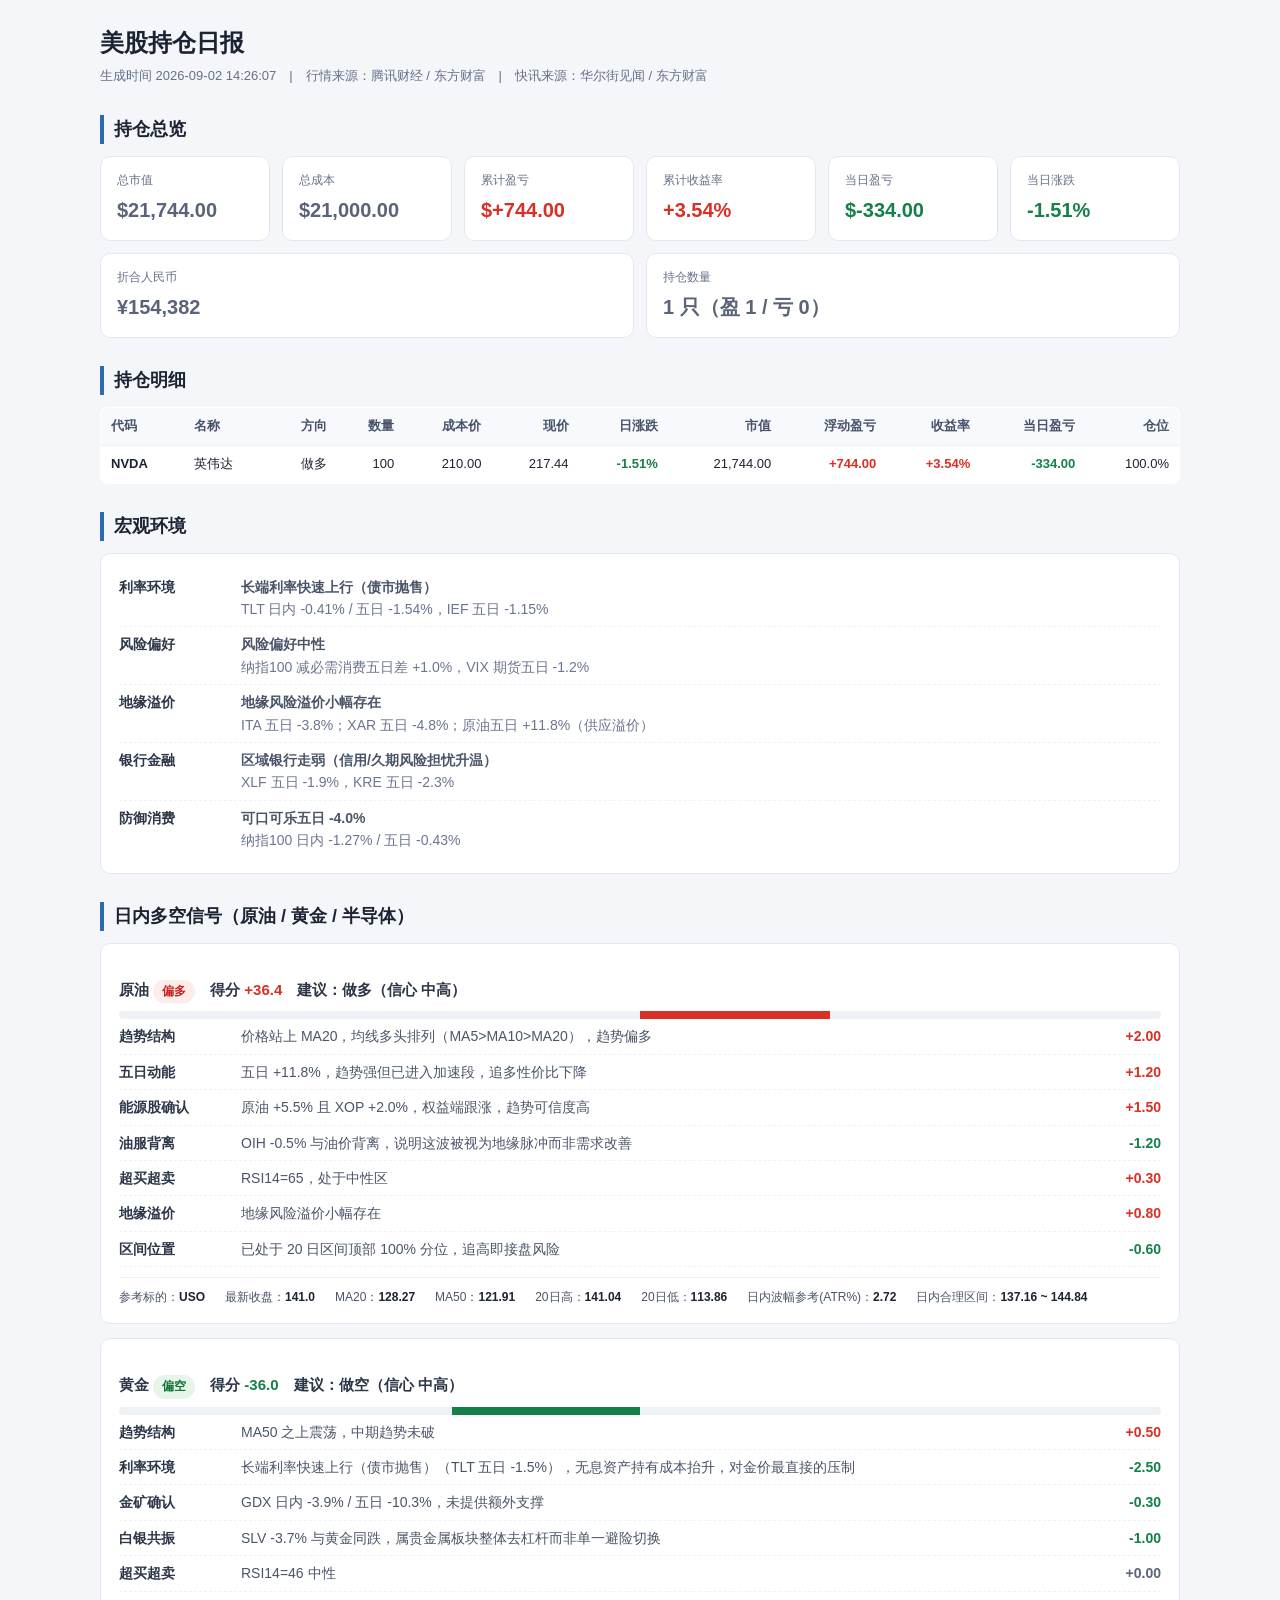
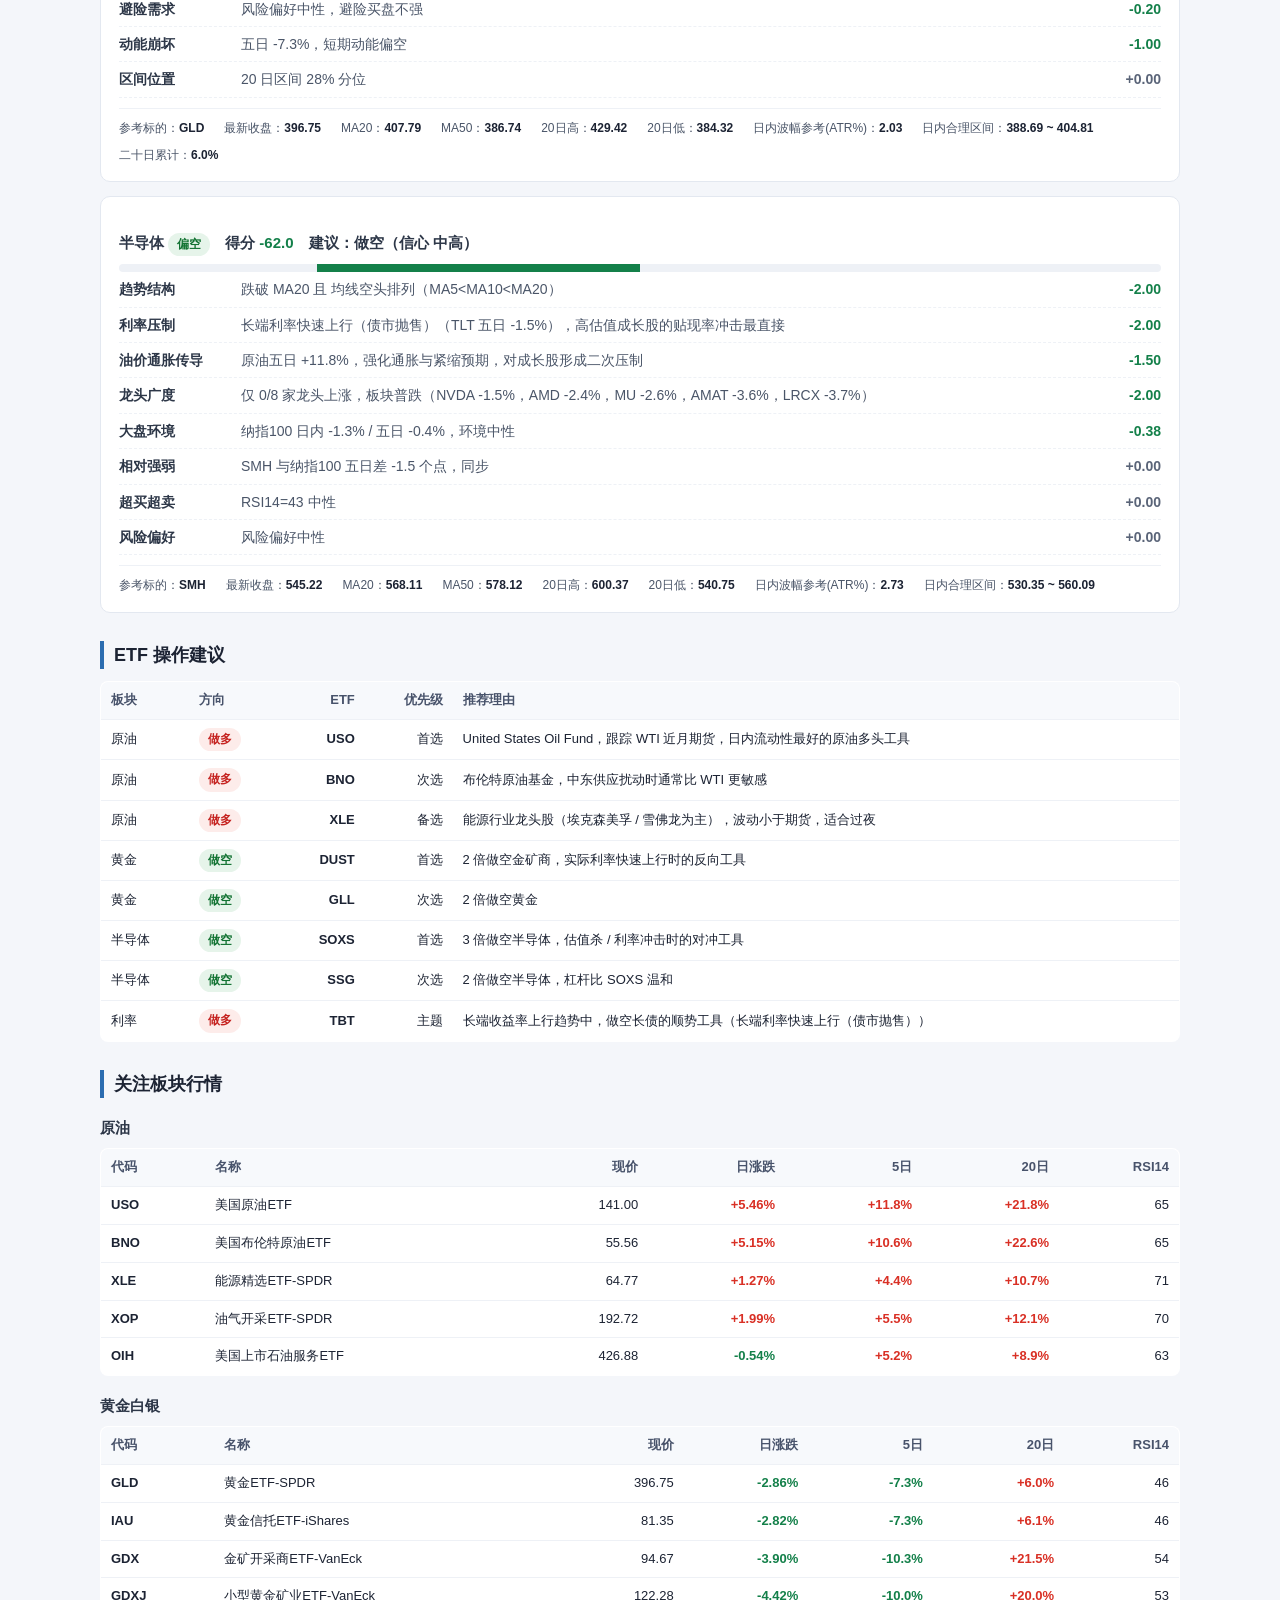
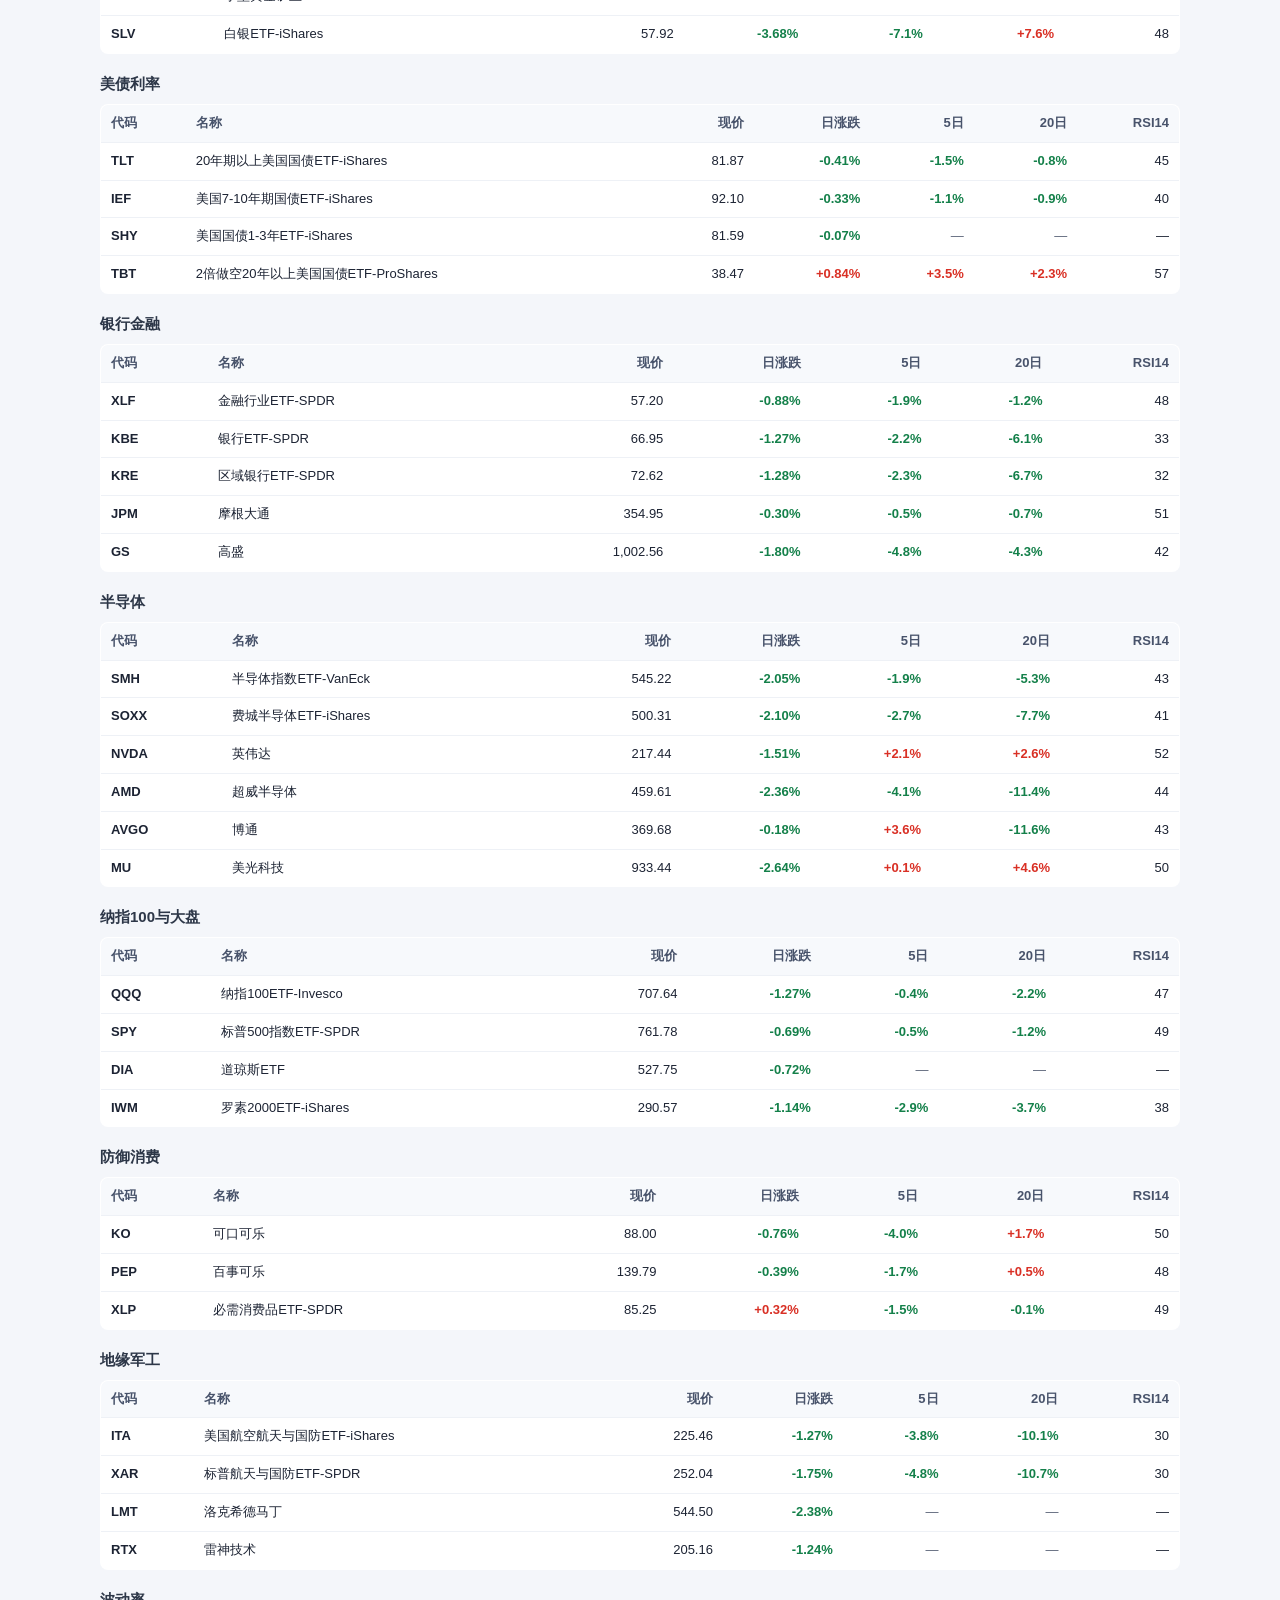
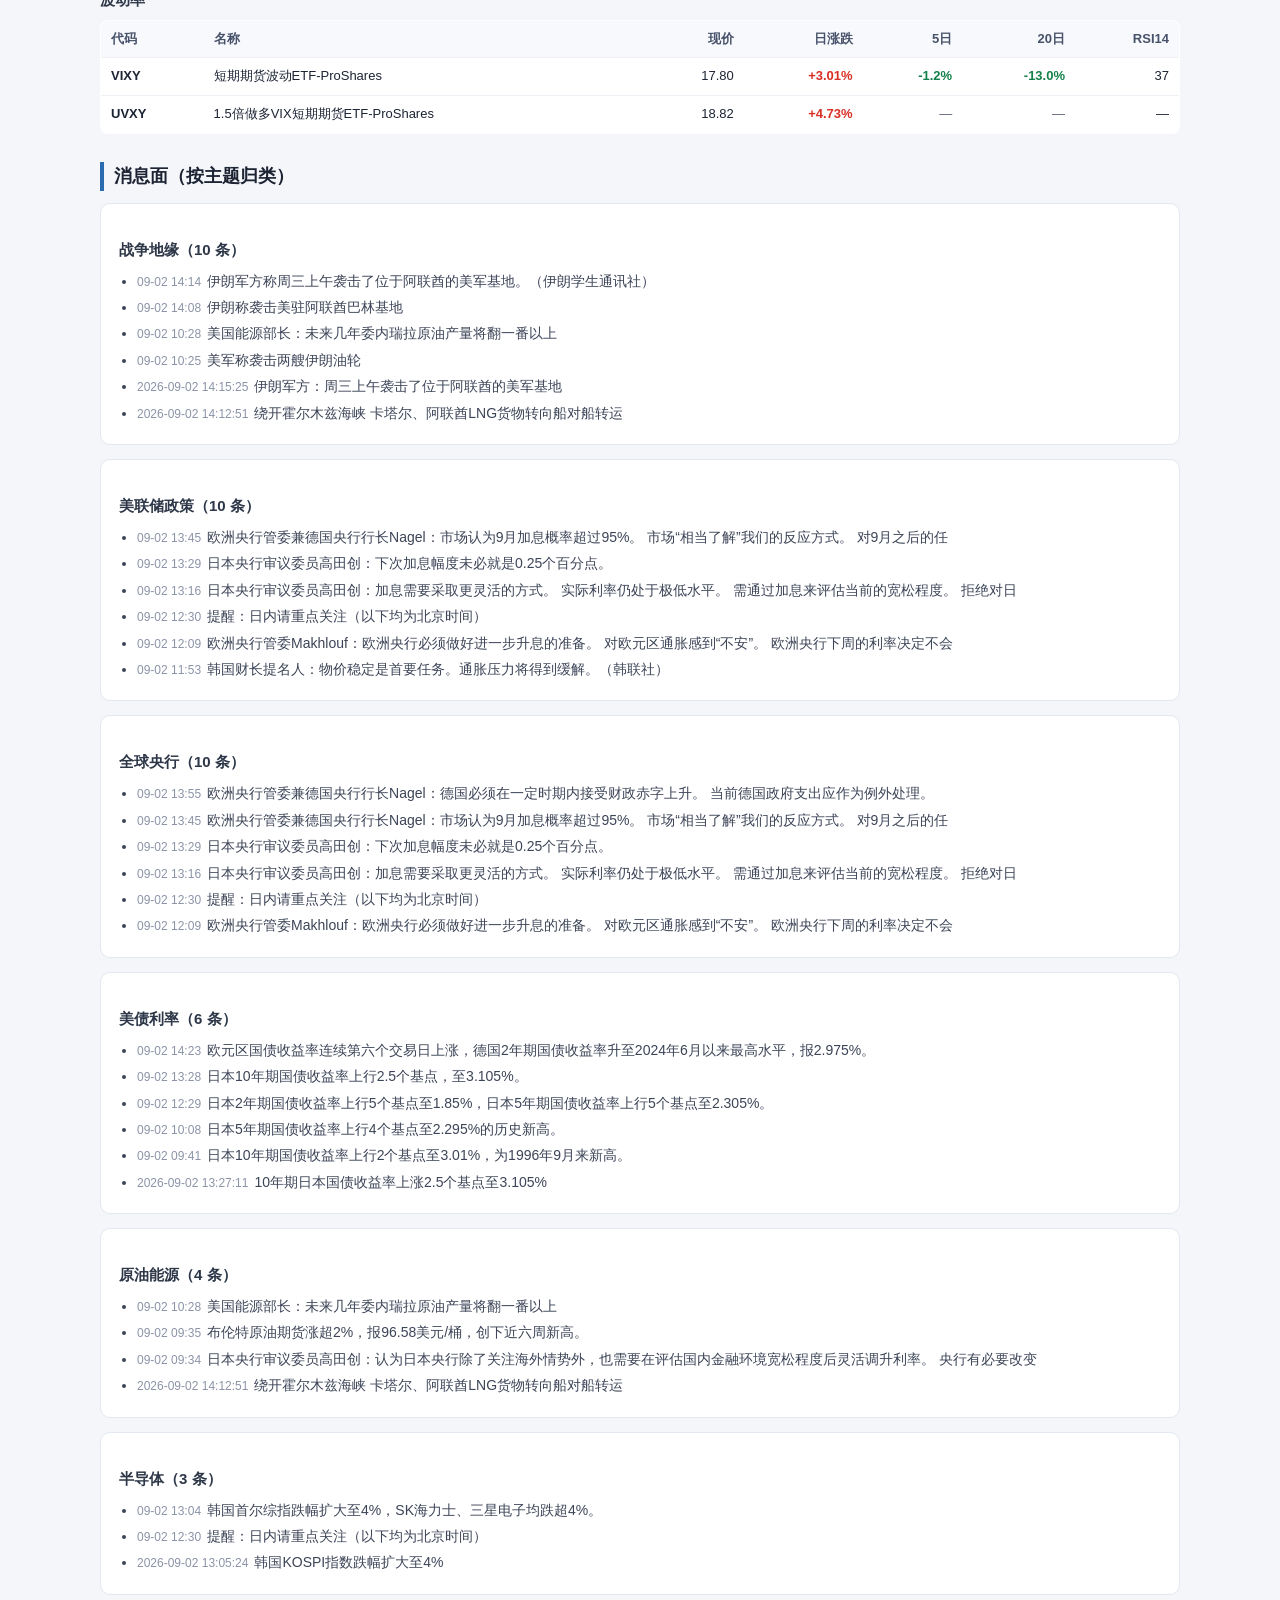
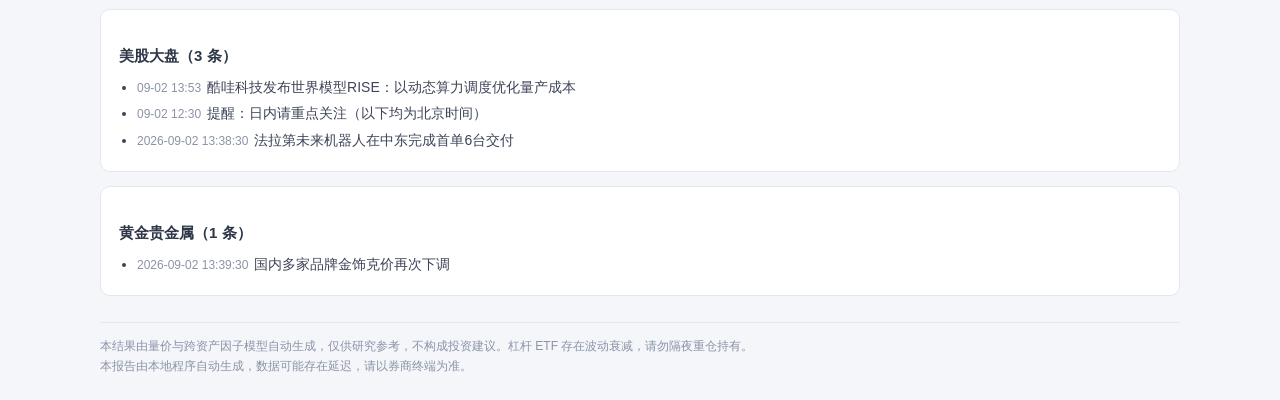
<file: reports/2026-09-02_daily.html>
<!DOCTYPE html><html lang="zh-CN"><head><meta charset="utf-8"><meta name="viewport" content="width=device-width,initial-scale=1"><title>美股持仓日报 2026-09-02</title><style>
* { box-sizing: border-box; }
body { margin:0; padding:24px; background:#f4f6fa; color:#1c2333;
       font-family:"Microsoft YaHei","PingFang SC","Helvetica Neue",Arial,sans-serif;
       font-size:14px; line-height:1.6; }
.wrap { max-width:1080px; margin:0 auto; }
h1 { font-size:24px; margin:0 0 4px; }
h2 { font-size:18px; margin:28px 0 12px; padding-left:10px;
     border-left:4px solid #2b6cb0; }
h3 { font-size:15px; margin:18px 0 8px; color:#2d3748; }
.sub { color:#66708a; font-size:13px; margin-bottom:18px; }
.card { background:#fff; border:1px solid #e3e8f0; border-radius:10px;
        padding:16px 18px; margin-bottom:14px; }
.grid { display:flex; flex-wrap:wrap; gap:12px; }
.kpi { flex:1 1 150px; background:#fff; border:1px solid #e3e8f0;
       border-radius:10px; padding:14px 16px; }
.kpi .label { color:#66708a; font-size:12px; }
.kpi .value { font-size:20px; font-weight:600; margin-top:4px; }
table { width:100%; border-collapse:collapse; background:#fff;
        border:1px solid #e3e8f0; border-radius:8px; overflow:hidden; }
th,td { padding:8px 10px; text-align:right; border-bottom:1px solid #eef1f6;
        font-size:13px; white-space:nowrap; }
th { background:#f7f9fc; color:#48536b; font-weight:600; text-align:right; }
th:first-child, td:first-child, th:nth-child(2), td:nth-child(2) { text-align:left; }
tr:last-child td { border-bottom:none; }
.up { color:#d93025; font-weight:600; }
.down { color:#14804a; font-weight:600; }
.flat { color:#5a6478; }
.tag { display:inline-block; padding:2px 9px; border-radius:999px;
       font-size:12px; font-weight:600; }
.tag-long { background:#fdecea; color:#c5221f; }
.tag-short { background:#e6f4ea; color:#137333; }
.tag-neutral { background:#eef1f6; color:#48536b; }
.factor { display:flex; justify-content:space-between; gap:12px;
          padding:6px 0; border-bottom:1px dashed #eef1f6; }
.factor:last-child { border-bottom:none; }
.factor .fname { flex:0 0 110px; font-weight:600; color:#2d3748; }
.factor .fdetail { flex:1; color:#4a5568; }
.factor .fscore { flex:0 0 56px; text-align:right; font-weight:600; }
.levels { display:flex; flex-wrap:wrap; gap:8px 20px; margin-top:10px;
          padding-top:10px; border-top:1px solid #eef1f6; }
.levels div { font-size:12px; color:#4a5568; }
.levels b { color:#1c2333; }
ul.news { margin:6px 0 0; padding-left:18px; }
ul.news li { margin-bottom:4px; color:#3c4457; }
.news-time { color:#8b93a7; font-size:12px; margin-right:6px; }
.footer { margin-top:26px; padding-top:14px; border-top:1px solid #e3e8f0;
          color:#8b93a7; font-size:12px; }
.bar { height:8px; border-radius:4px; background:#eef1f6; position:relative;
       overflow:hidden; margin-top:6px; }
.bar span { position:absolute; top:0; bottom:0; }
</style></head><body><div class="wrap"><h1>美股持仓日报</h1><div class="sub">生成时间 2026-09-02 14:26:07　|　行情来源：腾讯财经 / 东方财富　|　快讯来源：华尔街见闻 / 东方财富</div><h2>持仓总览</h2><div class="grid"><div class="kpi"><div class="label">总市值</div><div class="value flat">$21,744.00</div></div><div class="kpi"><div class="label">总成本</div><div class="value flat">$21,000.00</div></div><div class="kpi"><div class="label">累计盈亏</div><div class="value up">$+744.00</div></div><div class="kpi"><div class="label">累计收益率</div><div class="value up">+3.54%</div></div><div class="kpi"><div class="label">当日盈亏</div><div class="value down">$-334.00</div></div><div class="kpi"><div class="label">当日涨跌</div><div class="value down">-1.51%</div></div><div class="kpi"><div class="label">折合人民币</div><div class="value flat">¥154,382</div></div><div class="kpi"><div class="label">持仓数量</div><div class="value flat">1 只（盈 1 / 亏 0）</div></div></div><h2>持仓明细</h2><table><tr><th>代码</th><th>名称</th><th>方向</th><th>数量</th><th>成本价</th><th>现价</th><th>日涨跌</th><th>市值</th><th>浮动盈亏</th><th>收益率</th><th>当日盈亏</th><th>仓位</th></tr><tr><td><b>NVDA</b></td><td>英伟达</td><td>做多</td><td>100</td><td>210.00</td><td>217.44</td><td class='down'>-1.51%</td><td>21,744.00</td><td class='up'>+744.00</td><td class='up'>+3.54%</td><td class='down'>-334.00</td><td>100.0%</td></tr></table><h2>宏观环境</h2><div class="card"><div class="factor"><div class="fname">利率环境</div><div class="fdetail"><b>长端利率快速上行（债市抛售）</b><br><span style="color:#6b7590">TLT 日内 -0.41% / 五日 -1.54%，IEF 五日 -1.15%</span></div></div><div class="factor"><div class="fname">风险偏好</div><div class="fdetail"><b>风险偏好中性</b><br><span style="color:#6b7590">纳指100 减必需消费五日差 +1.0%，VIX 期货五日 -1.2%</span></div></div><div class="factor"><div class="fname">地缘溢价</div><div class="fdetail"><b>地缘风险溢价小幅存在</b><br><span style="color:#6b7590">ITA 五日 -3.8%；XAR 五日 -4.8%；原油五日 +11.8%（供应溢价）</span></div></div><div class="factor"><div class="fname">银行金融</div><div class="fdetail"><b>区域银行走弱（信用/久期风险担忧升温）</b><br><span style="color:#6b7590">XLF 五日 -1.9%，KRE 五日 -2.3%</span></div></div><div class="factor"><div class="fname">防御消费</div><div class="fdetail"><b>可口可乐五日 -4.0%</b><br><span style="color:#6b7590">纳指100 日内 -1.27% / 五日 -0.43%</span></div></div></div><h2>日内多空信号（原油 / 黄金 / 半导体）</h2><div class="card"><h3>原油 <span class="tag tag-long">偏多</span>　得分 <span class="up">+36.4</span>　建议：做多（信心 中高）</h3><div class="bar"><span style="left:50%;width:18.2%;background:#d93025"></span></div><div class="factor"><div class="fname">趋势结构</div><div class="fdetail">价格站上 MA20，均线多头排列（MA5&gt;MA10&gt;MA20），趋势偏多</div><div class="fscore up">+2.00</div></div><div class="factor"><div class="fname">五日动能</div><div class="fdetail">五日 +11.8%，趋势强但已进入加速段，追多性价比下降</div><div class="fscore up">+1.20</div></div><div class="factor"><div class="fname">能源股确认</div><div class="fdetail">原油 +5.5% 且 XOP +2.0%，权益端跟涨，趋势可信度高</div><div class="fscore up">+1.50</div></div><div class="factor"><div class="fname">油服背离</div><div class="fdetail">OIH -0.5% 与油价背离，说明这波被视为地缘脉冲而非需求改善</div><div class="fscore down">-1.20</div></div><div class="factor"><div class="fname">超买超卖</div><div class="fdetail">RSI14=65，处于中性区</div><div class="fscore up">+0.30</div></div><div class="factor"><div class="fname">地缘溢价</div><div class="fdetail">地缘风险溢价小幅存在</div><div class="fscore up">+0.80</div></div><div class="factor"><div class="fname">区间位置</div><div class="fdetail">已处于 20 日区间顶部 100% 分位，追高即接盘风险</div><div class="fscore down">-0.60</div></div><div class="levels"><div>参考标的：<b>USO</b></div><div>最新收盘：<b>141.0</b></div><div>MA20：<b>128.27</b></div><div>MA50：<b>121.91</b></div><div>20日高：<b>141.04</b></div><div>20日低：<b>113.86</b></div><div>日内波幅参考(ATR%)：<b>2.72</b></div><div>日内合理区间：<b>137.16 ~ 144.84</b></div></div></div><div class="card"><h3>黄金 <span class="tag tag-short">偏空</span>　得分 <span class="down">-36.0</span>　建议：做空（信心 中高）</h3><div class="bar"><span style="right:50%;width:18.0%;background:#14804a"></span></div><div class="factor"><div class="fname">趋势结构</div><div class="fdetail">MA50 之上震荡，中期趋势未破</div><div class="fscore up">+0.50</div></div><div class="factor"><div class="fname">利率环境</div><div class="fdetail">长端利率快速上行（债市抛售）（TLT 五日 -1.5%），无息资产持有成本抬升，对金价最直接的压制</div><div class="fscore down">-2.50</div></div><div class="factor"><div class="fname">金矿确认</div><div class="fdetail">GDX 日内 -3.9% / 五日 -10.3%，未提供额外支撑</div><div class="fscore down">-0.30</div></div><div class="factor"><div class="fname">白银共振</div><div class="fdetail">SLV -3.7% 与黄金同跌，属贵金属板块整体去杠杆而非单一避险切换</div><div class="fscore down">-1.00</div></div><div class="factor"><div class="fname">超买超卖</div><div class="fdetail">RSI14=46 中性</div><div class="fscore flat">+0.00</div></div><div class="factor"><div class="fname">避险需求</div><div class="fdetail">风险偏好中性，避险买盘不强</div><div class="fscore down">-0.20</div></div><div class="factor"><div class="fname">动能崩坏</div><div class="fdetail">五日 -7.3%，短期动能偏空</div><div class="fscore down">-1.00</div></div><div class="factor"><div class="fname">区间位置</div><div class="fdetail">20 日区间 28% 分位</div><div class="fscore flat">+0.00</div></div><div class="levels"><div>参考标的：<b>GLD</b></div><div>最新收盘：<b>396.75</b></div><div>MA20：<b>407.79</b></div><div>MA50：<b>386.74</b></div><div>20日高：<b>429.42</b></div><div>20日低：<b>384.32</b></div><div>日内波幅参考(ATR%)：<b>2.03</b></div><div>日内合理区间：<b>388.69 ~ 404.81</b></div><div>二十日累计：<b>6.0%</b></div></div></div><div class="card"><h3>半导体 <span class="tag tag-short">偏空</span>　得分 <span class="down">-62.0</span>　建议：做空（信心 中高）</h3><div class="bar"><span style="right:50%;width:31.0%;background:#14804a"></span></div><div class="factor"><div class="fname">趋势结构</div><div class="fdetail">跌破 MA20 且 均线空头排列（MA5&lt;MA10&lt;MA20）</div><div class="fscore down">-2.00</div></div><div class="factor"><div class="fname">利率压制</div><div class="fdetail">长端利率快速上行（债市抛售）（TLT 五日 -1.5%），高估值成长股的贴现率冲击最直接</div><div class="fscore down">-2.00</div></div><div class="factor"><div class="fname">油价通胀传导</div><div class="fdetail">原油五日 +11.8%，强化通胀与紧缩预期，对成长股形成二次压制</div><div class="fscore down">-1.50</div></div><div class="factor"><div class="fname">龙头广度</div><div class="fdetail">仅 0/8 家龙头上涨，板块普跌（NVDA -1.5%，AMD -2.4%，MU -2.6%，AMAT -3.6%，LRCX -3.7%）</div><div class="fscore down">-2.00</div></div><div class="factor"><div class="fname">大盘环境</div><div class="fdetail">纳指100 日内 -1.3% / 五日 -0.4%，环境中性</div><div class="fscore down">-0.38</div></div><div class="factor"><div class="fname">相对强弱</div><div class="fdetail">SMH 与纳指100 五日差 -1.5 个点，同步</div><div class="fscore flat">+0.00</div></div><div class="factor"><div class="fname">超买超卖</div><div class="fdetail">RSI14=43 中性</div><div class="fscore flat">+0.00</div></div><div class="factor"><div class="fname">风险偏好</div><div class="fdetail">风险偏好中性</div><div class="fscore flat">+0.00</div></div><div class="levels"><div>参考标的：<b>SMH</b></div><div>最新收盘：<b>545.22</b></div><div>MA20：<b>568.11</b></div><div>MA50：<b>578.12</b></div><div>20日高：<b>600.37</b></div><div>20日低：<b>540.75</b></div><div>日内波幅参考(ATR%)：<b>2.73</b></div><div>日内合理区间：<b>530.35 ~ 560.09</b></div></div></div><h2>ETF 操作建议</h2><table><tr><th>板块</th><th>方向</th><th>ETF</th><th>优先级</th><th style='text-align:left'>推荐理由</th></tr><tr><td>原油</td><td><span class='tag tag-long'>做多</span></td><td><b>USO</b></td><td>首选</td><td style='text-align:left;white-space:normal'>United States Oil Fund，跟踪 WTI 近月期货，日内流动性最好的原油多头工具</td></tr><tr><td>原油</td><td><span class='tag tag-long'>做多</span></td><td><b>BNO</b></td><td>次选</td><td style='text-align:left;white-space:normal'>布伦特原油基金，中东供应扰动时通常比 WTI 更敏感</td></tr><tr><td>原油</td><td><span class='tag tag-long'>做多</span></td><td><b>XLE</b></td><td>备选</td><td style='text-align:left;white-space:normal'>能源行业龙头股（埃克森美孚 / 雪佛龙为主），波动小于期货，适合过夜</td></tr><tr><td>黄金</td><td><span class='tag tag-short'>做空</span></td><td><b>DUST</b></td><td>首选</td><td style='text-align:left;white-space:normal'>2 倍做空金矿商，实际利率快速上行时的反向工具</td></tr><tr><td>黄金</td><td><span class='tag tag-short'>做空</span></td><td><b>GLL</b></td><td>次选</td><td style='text-align:left;white-space:normal'>2 倍做空黄金</td></tr><tr><td>半导体</td><td><span class='tag tag-short'>做空</span></td><td><b>SOXS</b></td><td>首选</td><td style='text-align:left;white-space:normal'>3 倍做空半导体，估值杀 / 利率冲击时的对冲工具</td></tr><tr><td>半导体</td><td><span class='tag tag-short'>做空</span></td><td><b>SSG</b></td><td>次选</td><td style='text-align:left;white-space:normal'>2 倍做空半导体，杠杆比 SOXS 温和</td></tr><tr><td>利率</td><td><span class='tag tag-long'>做多</span></td><td><b>TBT</b></td><td>主题</td><td style='text-align:left;white-space:normal'>长端收益率上行趋势中，做空长债的顺势工具（长端利率快速上行（债市抛售））</td></tr></table><h2>关注板块行情</h2><h3>原油</h3><table><tr><th>代码</th><th>名称</th><th>现价</th><th>日涨跌</th><th>5日</th><th>20日</th><th>RSI14</th></tr><tr><td><b>USO</b></td><td>美国原油ETF</td><td>141.00</td><td class='up'>+5.46%</td><td class='up'>+11.8%</td><td class='up'>+21.8%</td><td>65</td></tr><tr><td><b>BNO</b></td><td>美国布伦特原油ETF</td><td>55.56</td><td class='up'>+5.15%</td><td class='up'>+10.6%</td><td class='up'>+22.6%</td><td>65</td></tr><tr><td><b>XLE</b></td><td>能源精选ETF-SPDR</td><td>64.77</td><td class='up'>+1.27%</td><td class='up'>+4.4%</td><td class='up'>+10.7%</td><td>71</td></tr><tr><td><b>XOP</b></td><td>油气开采ETF-SPDR</td><td>192.72</td><td class='up'>+1.99%</td><td class='up'>+5.5%</td><td class='up'>+12.1%</td><td>70</td></tr><tr><td><b>OIH</b></td><td>美国上市石油服务ETF</td><td>426.88</td><td class='down'>-0.54%</td><td class='up'>+5.2%</td><td class='up'>+8.9%</td><td>63</td></tr></table><h3>黄金白银</h3><table><tr><th>代码</th><th>名称</th><th>现价</th><th>日涨跌</th><th>5日</th><th>20日</th><th>RSI14</th></tr><tr><td><b>GLD</b></td><td>黄金ETF-SPDR</td><td>396.75</td><td class='down'>-2.86%</td><td class='down'>-7.3%</td><td class='up'>+6.0%</td><td>46</td></tr><tr><td><b>IAU</b></td><td>黄金信托ETF-iShares</td><td>81.35</td><td class='down'>-2.82%</td><td class='down'>-7.3%</td><td class='up'>+6.1%</td><td>46</td></tr><tr><td><b>GDX</b></td><td>金矿开采商ETF-VanEck</td><td>94.67</td><td class='down'>-3.90%</td><td class='down'>-10.3%</td><td class='up'>+21.5%</td><td>54</td></tr><tr><td><b>GDXJ</b></td><td>小型黄金矿业ETF-VanEck</td><td>122.28</td><td class='down'>-4.42%</td><td class='down'>-10.0%</td><td class='up'>+20.0%</td><td>53</td></tr><tr><td><b>SLV</b></td><td>白银ETF-iShares</td><td>57.92</td><td class='down'>-3.68%</td><td class='down'>-7.1%</td><td class='up'>+7.6%</td><td>48</td></tr></table><h3>美债利率</h3><table><tr><th>代码</th><th>名称</th><th>现价</th><th>日涨跌</th><th>5日</th><th>20日</th><th>RSI14</th></tr><tr><td><b>TLT</b></td><td>20年期以上美国国债ETF-iShares</td><td>81.87</td><td class='down'>-0.41%</td><td class='down'>-1.5%</td><td class='down'>-0.8%</td><td>45</td></tr><tr><td><b>IEF</b></td><td>美国7-10年期国债ETF-iShares</td><td>92.10</td><td class='down'>-0.33%</td><td class='down'>-1.1%</td><td class='down'>-0.9%</td><td>40</td></tr><tr><td><b>SHY</b></td><td>美国国债1-3年ETF-iShares</td><td>81.59</td><td class='down'>-0.07%</td><td class='flat'>—</td><td class='flat'>—</td><td>—</td></tr><tr><td><b>TBT</b></td><td>2倍做空20年以上美国国债ETF-ProShares</td><td>38.47</td><td class='up'>+0.84%</td><td class='up'>+3.5%</td><td class='up'>+2.3%</td><td>57</td></tr></table><h3>银行金融</h3><table><tr><th>代码</th><th>名称</th><th>现价</th><th>日涨跌</th><th>5日</th><th>20日</th><th>RSI14</th></tr><tr><td><b>XLF</b></td><td>金融行业ETF-SPDR</td><td>57.20</td><td class='down'>-0.88%</td><td class='down'>-1.9%</td><td class='down'>-1.2%</td><td>48</td></tr><tr><td><b>KBE</b></td><td>银行ETF-SPDR</td><td>66.95</td><td class='down'>-1.27%</td><td class='down'>-2.2%</td><td class='down'>-6.1%</td><td>33</td></tr><tr><td><b>KRE</b></td><td>区域银行ETF-SPDR</td><td>72.62</td><td class='down'>-1.28%</td><td class='down'>-2.3%</td><td class='down'>-6.7%</td><td>32</td></tr><tr><td><b>JPM</b></td><td>摩根大通</td><td>354.95</td><td class='down'>-0.30%</td><td class='down'>-0.5%</td><td class='down'>-0.7%</td><td>51</td></tr><tr><td><b>GS</b></td><td>高盛</td><td>1,002.56</td><td class='down'>-1.80%</td><td class='down'>-4.8%</td><td class='down'>-4.3%</td><td>42</td></tr></table><h3>半导体</h3><table><tr><th>代码</th><th>名称</th><th>现价</th><th>日涨跌</th><th>5日</th><th>20日</th><th>RSI14</th></tr><tr><td><b>SMH</b></td><td>半导体指数ETF-VanEck</td><td>545.22</td><td class='down'>-2.05%</td><td class='down'>-1.9%</td><td class='down'>-5.3%</td><td>43</td></tr><tr><td><b>SOXX</b></td><td>费城半导体ETF-iShares</td><td>500.31</td><td class='down'>-2.10%</td><td class='down'>-2.7%</td><td class='down'>-7.7%</td><td>41</td></tr><tr><td><b>NVDA</b></td><td>英伟达</td><td>217.44</td><td class='down'>-1.51%</td><td class='up'>+2.1%</td><td class='up'>+2.6%</td><td>52</td></tr><tr><td><b>AMD</b></td><td>超威半导体</td><td>459.61</td><td class='down'>-2.36%</td><td class='down'>-4.1%</td><td class='down'>-11.4%</td><td>44</td></tr><tr><td><b>AVGO</b></td><td>博通</td><td>369.68</td><td class='down'>-0.18%</td><td class='up'>+3.6%</td><td class='down'>-11.6%</td><td>43</td></tr><tr><td><b>MU</b></td><td>美光科技</td><td>933.44</td><td class='down'>-2.64%</td><td class='up'>+0.1%</td><td class='up'>+4.6%</td><td>50</td></tr></table><h3>纳指100与大盘</h3><table><tr><th>代码</th><th>名称</th><th>现价</th><th>日涨跌</th><th>5日</th><th>20日</th><th>RSI14</th></tr><tr><td><b>QQQ</b></td><td>纳指100ETF-Invesco</td><td>707.64</td><td class='down'>-1.27%</td><td class='down'>-0.4%</td><td class='down'>-2.2%</td><td>47</td></tr><tr><td><b>SPY</b></td><td>标普500指数ETF-SPDR</td><td>761.78</td><td class='down'>-0.69%</td><td class='down'>-0.5%</td><td class='down'>-1.2%</td><td>49</td></tr><tr><td><b>DIA</b></td><td>道琼斯ETF</td><td>527.75</td><td class='down'>-0.72%</td><td class='flat'>—</td><td class='flat'>—</td><td>—</td></tr><tr><td><b>IWM</b></td><td>罗素2000ETF-iShares</td><td>290.57</td><td class='down'>-1.14%</td><td class='down'>-2.9%</td><td class='down'>-3.7%</td><td>38</td></tr></table><h3>防御消费</h3><table><tr><th>代码</th><th>名称</th><th>现价</th><th>日涨跌</th><th>5日</th><th>20日</th><th>RSI14</th></tr><tr><td><b>KO</b></td><td>可口可乐</td><td>88.00</td><td class='down'>-0.76%</td><td class='down'>-4.0%</td><td class='up'>+1.7%</td><td>50</td></tr><tr><td><b>PEP</b></td><td>百事可乐</td><td>139.79</td><td class='down'>-0.39%</td><td class='down'>-1.7%</td><td class='up'>+0.5%</td><td>48</td></tr><tr><td><b>XLP</b></td><td>必需消费品ETF-SPDR</td><td>85.25</td><td class='up'>+0.32%</td><td class='down'>-1.5%</td><td class='down'>-0.1%</td><td>49</td></tr></table><h3>地缘军工</h3><table><tr><th>代码</th><th>名称</th><th>现价</th><th>日涨跌</th><th>5日</th><th>20日</th><th>RSI14</th></tr><tr><td><b>ITA</b></td><td>美国航空航天与国防ETF-iShares</td><td>225.46</td><td class='down'>-1.27%</td><td class='down'>-3.8%</td><td class='down'>-10.1%</td><td>30</td></tr><tr><td><b>XAR</b></td><td>标普航天与国防ETF-SPDR</td><td>252.04</td><td class='down'>-1.75%</td><td class='down'>-4.8%</td><td class='down'>-10.7%</td><td>30</td></tr><tr><td><b>LMT</b></td><td>洛克希德马丁</td><td>544.50</td><td class='down'>-2.38%</td><td class='flat'>—</td><td class='flat'>—</td><td>—</td></tr><tr><td><b>RTX</b></td><td>雷神技术</td><td>205.16</td><td class='down'>-1.24%</td><td class='flat'>—</td><td class='flat'>—</td><td>—</td></tr></table><h3>波动率</h3><table><tr><th>代码</th><th>名称</th><th>现价</th><th>日涨跌</th><th>5日</th><th>20日</th><th>RSI14</th></tr><tr><td><b>VIXY</b></td><td>短期期货波动ETF-ProShares</td><td>17.80</td><td class='up'>+3.01%</td><td class='down'>-1.2%</td><td class='down'>-13.0%</td><td>37</td></tr><tr><td><b>UVXY</b></td><td>1.5倍做多VIX短期期货ETF-ProShares</td><td>18.82</td><td class='up'>+4.73%</td><td class='flat'>—</td><td class='flat'>—</td><td>—</td></tr></table><h2>消息面（按主题归类）</h2><div class="card"><h3>战争地缘（10 条）</h3><ul class="news"><li><span class="news-time">09-02 14:14</span>伊朗军方称周三上午袭击了位于阿联酋的美军基地。（伊朗学生通讯社）</li><li><span class="news-time">09-02 14:08</span>伊朗称袭击美驻阿联酋巴林基地</li><li><span class="news-time">09-02 10:28</span>美国能源部长：未来几年委内瑞拉原油产量将翻一番以上</li><li><span class="news-time">09-02 10:25</span>美军称袭击两艘伊朗油轮</li><li><span class="news-time">2026-09-02 14:15:25</span>伊朗军方：周三上午袭击了位于阿联酋的美军基地</li><li><span class="news-time">2026-09-02 14:12:51</span>绕开霍尔木兹海峡 卡塔尔、阿联酋LNG货物转向船对船转运</li></ul></div><div class="card"><h3>美联储政策（10 条）</h3><ul class="news"><li><span class="news-time">09-02 13:45</span>欧洲央行管委兼德国央行行长Nagel：市场认为9月加息概率超过95%。 市场“相当了解”我们的反应方式。 对9月之后的任</li><li><span class="news-time">09-02 13:29</span>日本央行审议委员高田创：下次加息幅度未必就是0.25个百分点。</li><li><span class="news-time">09-02 13:16</span>日本央行审议委员高田创：加息需要采取更灵活的方式。 实际利率仍处于极低水平。 需通过加息来评估当前的宽松程度。 拒绝对日</li><li><span class="news-time">09-02 12:30</span>提醒：日内请重点关注（以下均为北京时间）</li><li><span class="news-time">09-02 12:09</span>欧洲央行管委Makhlouf：欧洲央行必须做好进一步升息的准备。 对欧元区通胀感到“不安”。 欧洲央行下周的利率决定不会</li><li><span class="news-time">09-02 11:53</span>韩国财长提名人：物价稳定是首要任务。通胀压力将得到缓解。（韩联社）</li></ul></div><div class="card"><h3>全球央行（10 条）</h3><ul class="news"><li><span class="news-time">09-02 13:55</span>欧洲央行管委兼德国央行行长Nagel：德国必须在一定时期内接受财政赤字上升。 当前德国政府支出应作为例外处理。</li><li><span class="news-time">09-02 13:45</span>欧洲央行管委兼德国央行行长Nagel：市场认为9月加息概率超过95%。 市场“相当了解”我们的反应方式。 对9月之后的任</li><li><span class="news-time">09-02 13:29</span>日本央行审议委员高田创：下次加息幅度未必就是0.25个百分点。</li><li><span class="news-time">09-02 13:16</span>日本央行审议委员高田创：加息需要采取更灵活的方式。 实际利率仍处于极低水平。 需通过加息来评估当前的宽松程度。 拒绝对日</li><li><span class="news-time">09-02 12:30</span>提醒：日内请重点关注（以下均为北京时间）</li><li><span class="news-time">09-02 12:09</span>欧洲央行管委Makhlouf：欧洲央行必须做好进一步升息的准备。 对欧元区通胀感到“不安”。 欧洲央行下周的利率决定不会</li></ul></div><div class="card"><h3>美债利率（6 条）</h3><ul class="news"><li><span class="news-time">09-02 14:23</span>欧元区国债收益率连续第六个交易日上涨，德国2年期国债收益率升至2024年6月以来最高水平，报2.975%。</li><li><span class="news-time">09-02 13:28</span>日本10年期国债收益率上行2.5个基点，至3.105%。</li><li><span class="news-time">09-02 12:29</span>日本2年期国债收益率上行5个基点至1.85%，日本5年期国债收益率上行5个基点至2.305%。</li><li><span class="news-time">09-02 10:08</span>日本5年期国债收益率上行4个基点至2.295%的历史新高。</li><li><span class="news-time">09-02 09:41</span>日本10年期国债收益率上行2个基点至3.01%，为1996年9月来新高。</li><li><span class="news-time">2026-09-02 13:27:11</span>10年期日本国债收益率上涨2.5个基点至3.105%</li></ul></div><div class="card"><h3>原油能源（4 条）</h3><ul class="news"><li><span class="news-time">09-02 10:28</span>美国能源部长：未来几年委内瑞拉原油产量将翻一番以上</li><li><span class="news-time">09-02 09:35</span>布伦特原油期货涨超2%，报96.58美元/桶，创下近六周新高。</li><li><span class="news-time">09-02 09:34</span>日本央行审议委员高田创：认为日本央行除了关注海外情势外，也需要在评估国内金融环境宽松程度后灵活调升利率。 央行有必要改变</li><li><span class="news-time">2026-09-02 14:12:51</span>绕开霍尔木兹海峡 卡塔尔、阿联酋LNG货物转向船对船转运</li></ul></div><div class="card"><h3>半导体（3 条）</h3><ul class="news"><li><span class="news-time">09-02 13:04</span>韩国首尔综指跌幅扩大至4%，SK海力士、三星电子均跌超4%。</li><li><span class="news-time">09-02 12:30</span>提醒：日内请重点关注（以下均为北京时间）</li><li><span class="news-time">2026-09-02 13:05:24</span>韩国KOSPI指数跌幅扩大至4%</li></ul></div><div class="card"><h3>美股大盘（3 条）</h3><ul class="news"><li><span class="news-time">09-02 13:53</span>酷哇科技发布世界模型RISE：以动态算力调度优化量产成本</li><li><span class="news-time">09-02 12:30</span>提醒：日内请重点关注（以下均为北京时间）</li><li><span class="news-time">2026-09-02 13:38:30</span>法拉第未来机器人在中东完成首单6台交付</li></ul></div><div class="card"><h3>黄金贵金属（1 条）</h3><ul class="news"><li><span class="news-time">2026-09-02 13:39:30</span>国内多家品牌金饰克价再次下调</li></ul></div><div class="footer">本结果由量价与跨资产因子模型自动生成，仅供研究参考，不构成投资建议。杠杆 ETF 存在波动衰减，请勿隔夜重仓持有。<br>本报告由本地程序自动生成，数据可能存在延迟，请以券商终端为准。</div></div></body></html>
</file>
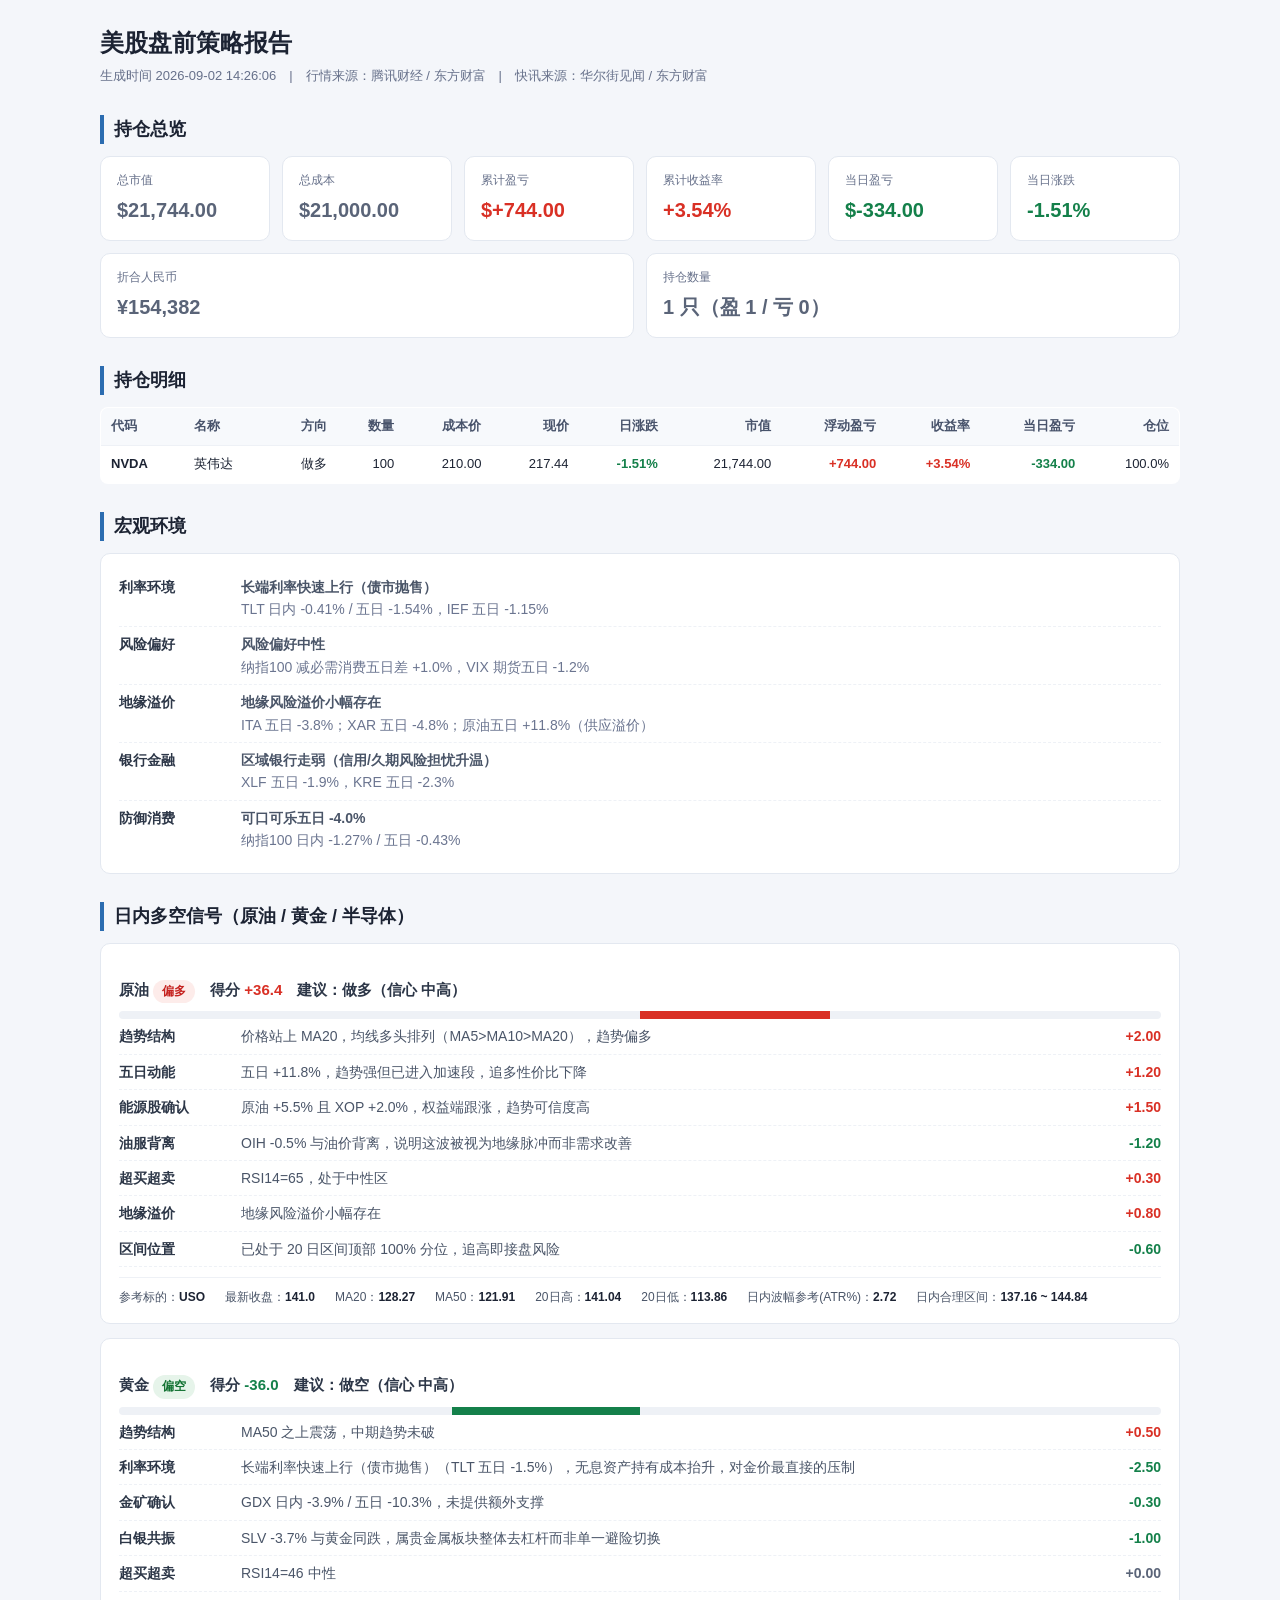
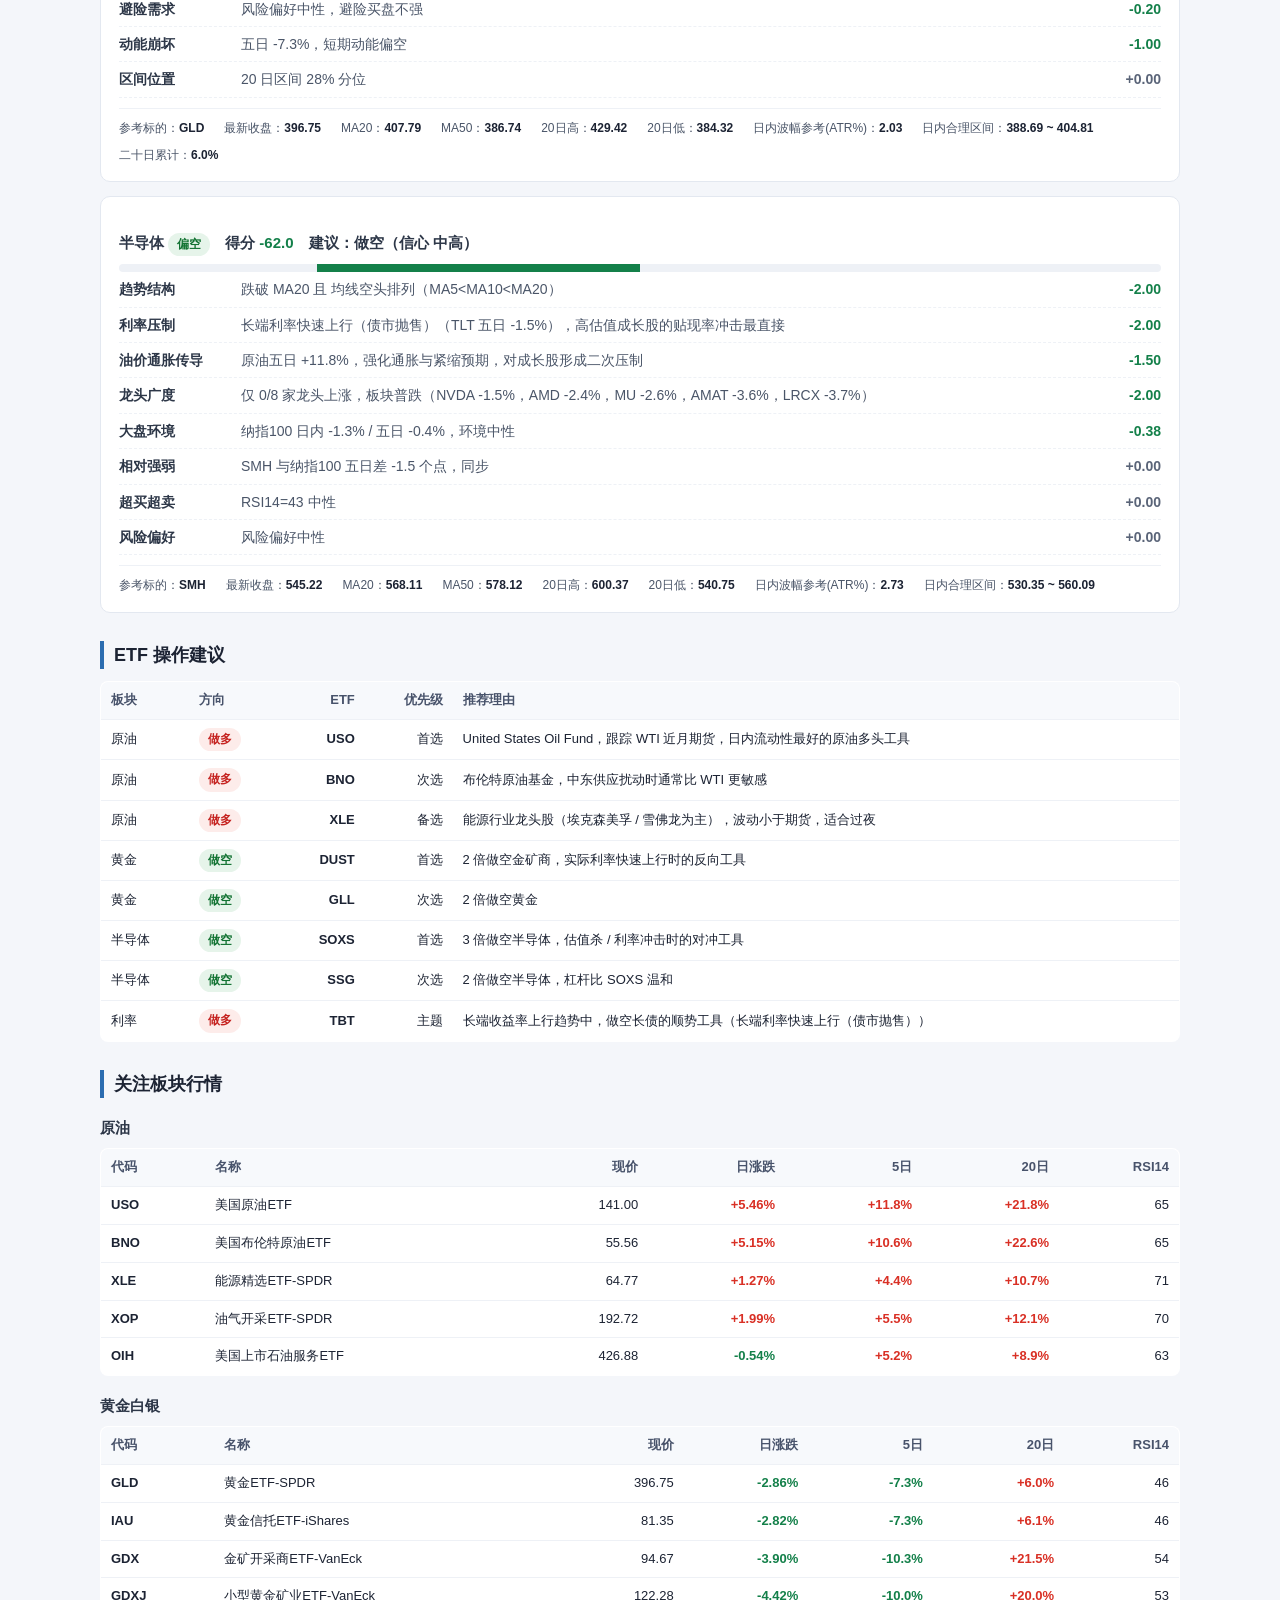
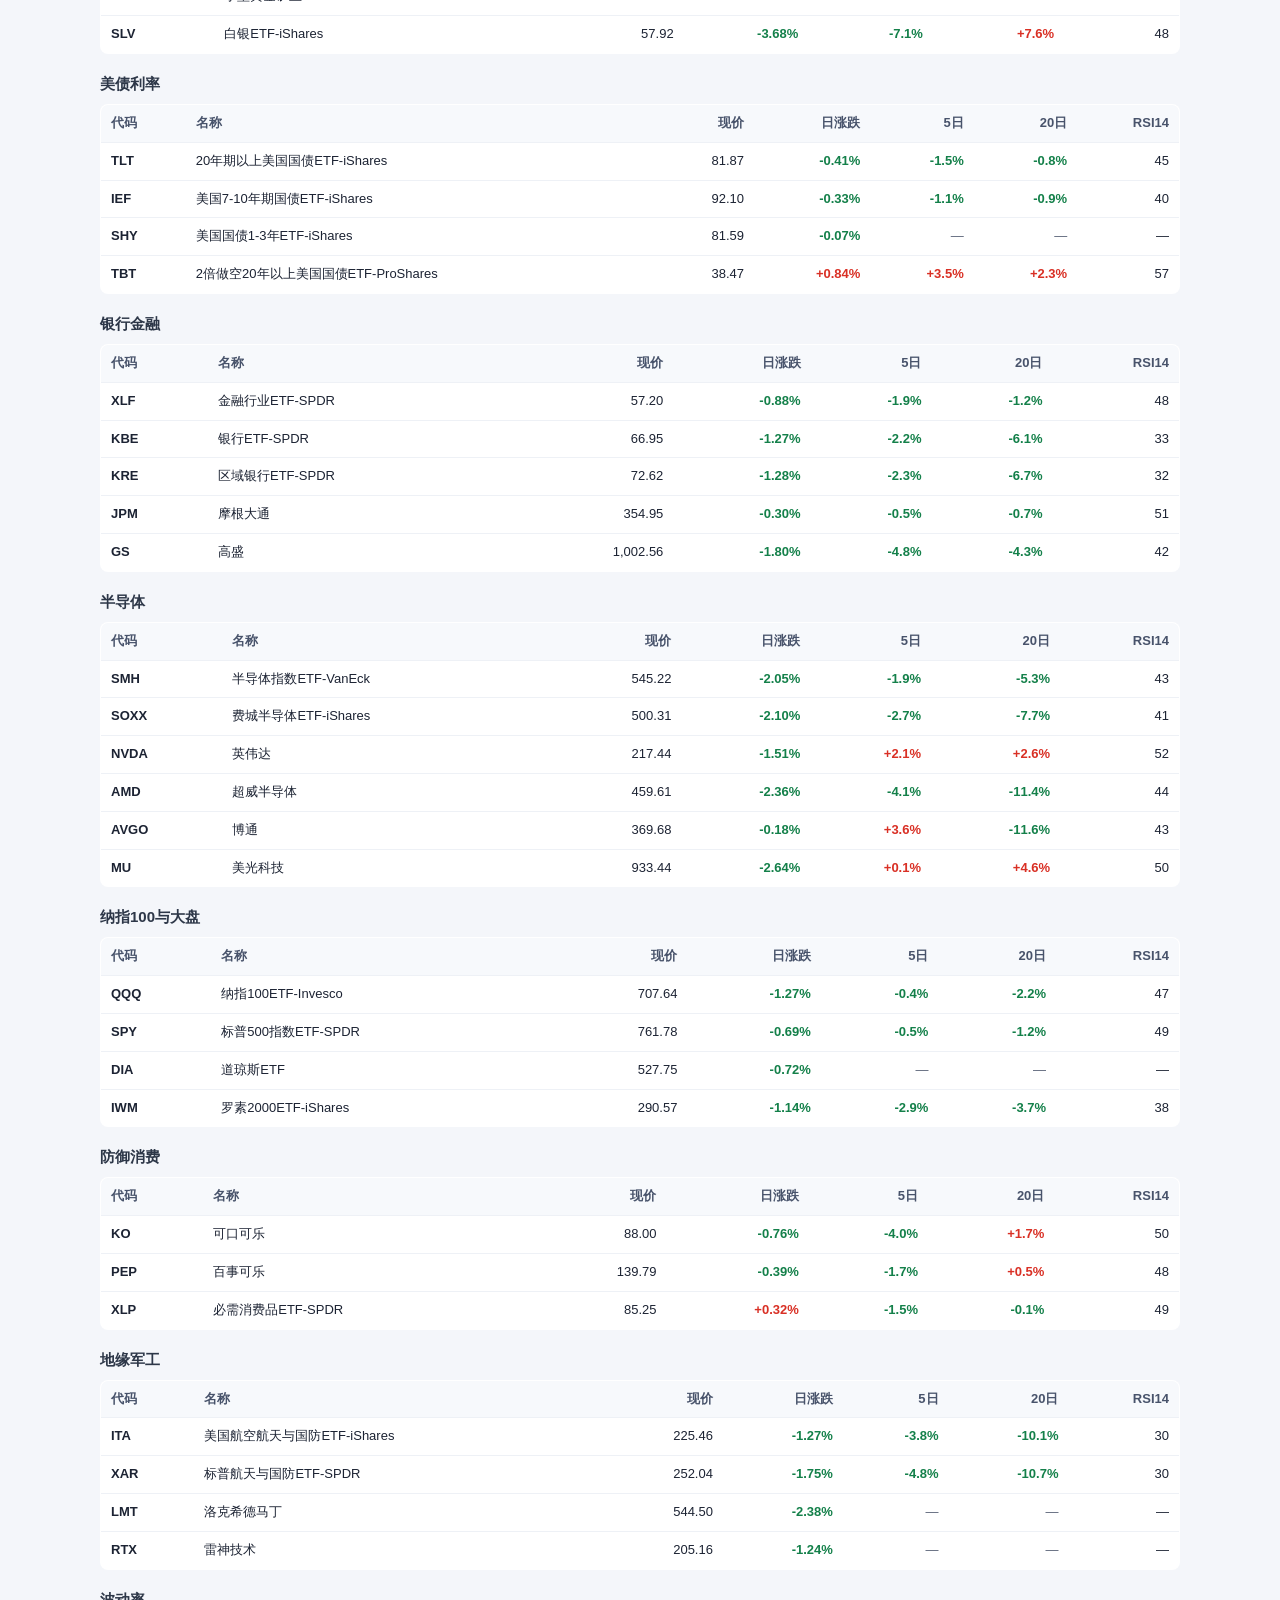
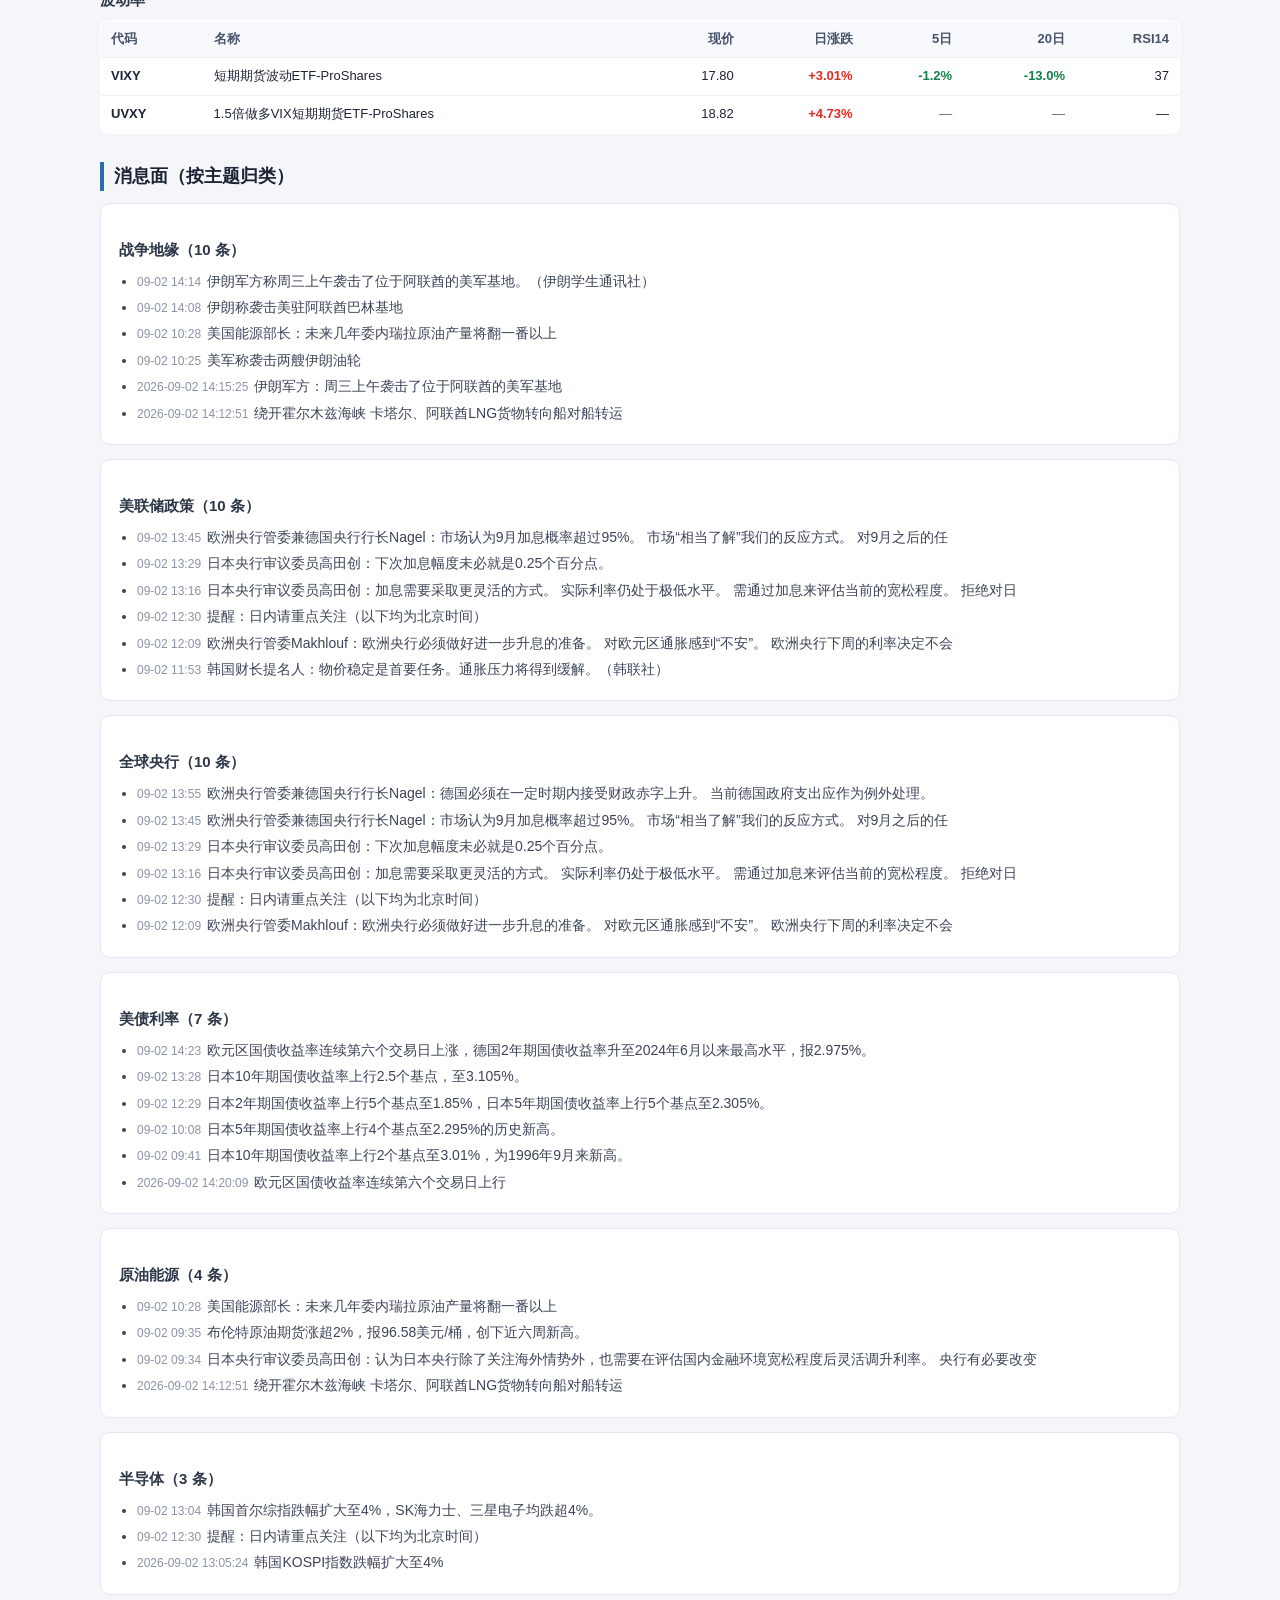
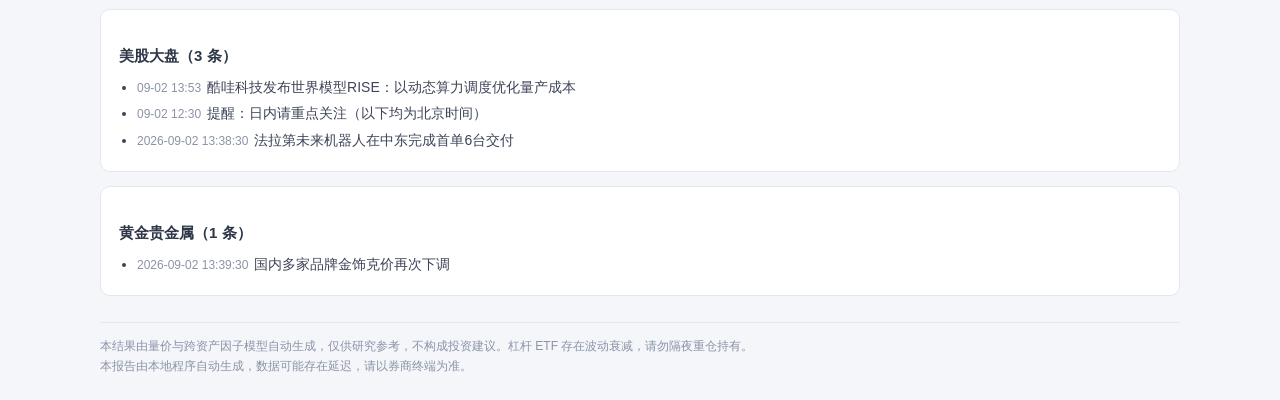
<file: reports/2026-09-02_premarket.html>
<!DOCTYPE html><html lang="zh-CN"><head><meta charset="utf-8"><meta name="viewport" content="width=device-width,initial-scale=1"><title>美股盘前策略报告 2026-09-02</title><style>
* { box-sizing: border-box; }
body { margin:0; padding:24px; background:#f4f6fa; color:#1c2333;
       font-family:"Microsoft YaHei","PingFang SC","Helvetica Neue",Arial,sans-serif;
       font-size:14px; line-height:1.6; }
.wrap { max-width:1080px; margin:0 auto; }
h1 { font-size:24px; margin:0 0 4px; }
h2 { font-size:18px; margin:28px 0 12px; padding-left:10px;
     border-left:4px solid #2b6cb0; }
h3 { font-size:15px; margin:18px 0 8px; color:#2d3748; }
.sub { color:#66708a; font-size:13px; margin-bottom:18px; }
.card { background:#fff; border:1px solid #e3e8f0; border-radius:10px;
        padding:16px 18px; margin-bottom:14px; }
.grid { display:flex; flex-wrap:wrap; gap:12px; }
.kpi { flex:1 1 150px; background:#fff; border:1px solid #e3e8f0;
       border-radius:10px; padding:14px 16px; }
.kpi .label { color:#66708a; font-size:12px; }
.kpi .value { font-size:20px; font-weight:600; margin-top:4px; }
table { width:100%; border-collapse:collapse; background:#fff;
        border:1px solid #e3e8f0; border-radius:8px; overflow:hidden; }
th,td { padding:8px 10px; text-align:right; border-bottom:1px solid #eef1f6;
        font-size:13px; white-space:nowrap; }
th { background:#f7f9fc; color:#48536b; font-weight:600; text-align:right; }
th:first-child, td:first-child, th:nth-child(2), td:nth-child(2) { text-align:left; }
tr:last-child td { border-bottom:none; }
.up { color:#d93025; font-weight:600; }
.down { color:#14804a; font-weight:600; }
.flat { color:#5a6478; }
.tag { display:inline-block; padding:2px 9px; border-radius:999px;
       font-size:12px; font-weight:600; }
.tag-long { background:#fdecea; color:#c5221f; }
.tag-short { background:#e6f4ea; color:#137333; }
.tag-neutral { background:#eef1f6; color:#48536b; }
.factor { display:flex; justify-content:space-between; gap:12px;
          padding:6px 0; border-bottom:1px dashed #eef1f6; }
.factor:last-child { border-bottom:none; }
.factor .fname { flex:0 0 110px; font-weight:600; color:#2d3748; }
.factor .fdetail { flex:1; color:#4a5568; }
.factor .fscore { flex:0 0 56px; text-align:right; font-weight:600; }
.levels { display:flex; flex-wrap:wrap; gap:8px 20px; margin-top:10px;
          padding-top:10px; border-top:1px solid #eef1f6; }
.levels div { font-size:12px; color:#4a5568; }
.levels b { color:#1c2333; }
ul.news { margin:6px 0 0; padding-left:18px; }
ul.news li { margin-bottom:4px; color:#3c4457; }
.news-time { color:#8b93a7; font-size:12px; margin-right:6px; }
.footer { margin-top:26px; padding-top:14px; border-top:1px solid #e3e8f0;
          color:#8b93a7; font-size:12px; }
.bar { height:8px; border-radius:4px; background:#eef1f6; position:relative;
       overflow:hidden; margin-top:6px; }
.bar span { position:absolute; top:0; bottom:0; }
</style></head><body><div class="wrap"><h1>美股盘前策略报告</h1><div class="sub">生成时间 2026-09-02 14:26:06　|　行情来源：腾讯财经 / 东方财富　|　快讯来源：华尔街见闻 / 东方财富</div><h2>持仓总览</h2><div class="grid"><div class="kpi"><div class="label">总市值</div><div class="value flat">$21,744.00</div></div><div class="kpi"><div class="label">总成本</div><div class="value flat">$21,000.00</div></div><div class="kpi"><div class="label">累计盈亏</div><div class="value up">$+744.00</div></div><div class="kpi"><div class="label">累计收益率</div><div class="value up">+3.54%</div></div><div class="kpi"><div class="label">当日盈亏</div><div class="value down">$-334.00</div></div><div class="kpi"><div class="label">当日涨跌</div><div class="value down">-1.51%</div></div><div class="kpi"><div class="label">折合人民币</div><div class="value flat">¥154,382</div></div><div class="kpi"><div class="label">持仓数量</div><div class="value flat">1 只（盈 1 / 亏 0）</div></div></div><h2>持仓明细</h2><table><tr><th>代码</th><th>名称</th><th>方向</th><th>数量</th><th>成本价</th><th>现价</th><th>日涨跌</th><th>市值</th><th>浮动盈亏</th><th>收益率</th><th>当日盈亏</th><th>仓位</th></tr><tr><td><b>NVDA</b></td><td>英伟达</td><td>做多</td><td>100</td><td>210.00</td><td>217.44</td><td class='down'>-1.51%</td><td>21,744.00</td><td class='up'>+744.00</td><td class='up'>+3.54%</td><td class='down'>-334.00</td><td>100.0%</td></tr></table><h2>宏观环境</h2><div class="card"><div class="factor"><div class="fname">利率环境</div><div class="fdetail"><b>长端利率快速上行（债市抛售）</b><br><span style="color:#6b7590">TLT 日内 -0.41% / 五日 -1.54%，IEF 五日 -1.15%</span></div></div><div class="factor"><div class="fname">风险偏好</div><div class="fdetail"><b>风险偏好中性</b><br><span style="color:#6b7590">纳指100 减必需消费五日差 +1.0%，VIX 期货五日 -1.2%</span></div></div><div class="factor"><div class="fname">地缘溢价</div><div class="fdetail"><b>地缘风险溢价小幅存在</b><br><span style="color:#6b7590">ITA 五日 -3.8%；XAR 五日 -4.8%；原油五日 +11.8%（供应溢价）</span></div></div><div class="factor"><div class="fname">银行金融</div><div class="fdetail"><b>区域银行走弱（信用/久期风险担忧升温）</b><br><span style="color:#6b7590">XLF 五日 -1.9%，KRE 五日 -2.3%</span></div></div><div class="factor"><div class="fname">防御消费</div><div class="fdetail"><b>可口可乐五日 -4.0%</b><br><span style="color:#6b7590">纳指100 日内 -1.27% / 五日 -0.43%</span></div></div></div><h2>日内多空信号（原油 / 黄金 / 半导体）</h2><div class="card"><h3>原油 <span class="tag tag-long">偏多</span>　得分 <span class="up">+36.4</span>　建议：做多（信心 中高）</h3><div class="bar"><span style="left:50%;width:18.2%;background:#d93025"></span></div><div class="factor"><div class="fname">趋势结构</div><div class="fdetail">价格站上 MA20，均线多头排列（MA5&gt;MA10&gt;MA20），趋势偏多</div><div class="fscore up">+2.00</div></div><div class="factor"><div class="fname">五日动能</div><div class="fdetail">五日 +11.8%，趋势强但已进入加速段，追多性价比下降</div><div class="fscore up">+1.20</div></div><div class="factor"><div class="fname">能源股确认</div><div class="fdetail">原油 +5.5% 且 XOP +2.0%，权益端跟涨，趋势可信度高</div><div class="fscore up">+1.50</div></div><div class="factor"><div class="fname">油服背离</div><div class="fdetail">OIH -0.5% 与油价背离，说明这波被视为地缘脉冲而非需求改善</div><div class="fscore down">-1.20</div></div><div class="factor"><div class="fname">超买超卖</div><div class="fdetail">RSI14=65，处于中性区</div><div class="fscore up">+0.30</div></div><div class="factor"><div class="fname">地缘溢价</div><div class="fdetail">地缘风险溢价小幅存在</div><div class="fscore up">+0.80</div></div><div class="factor"><div class="fname">区间位置</div><div class="fdetail">已处于 20 日区间顶部 100% 分位，追高即接盘风险</div><div class="fscore down">-0.60</div></div><div class="levels"><div>参考标的：<b>USO</b></div><div>最新收盘：<b>141.0</b></div><div>MA20：<b>128.27</b></div><div>MA50：<b>121.91</b></div><div>20日高：<b>141.04</b></div><div>20日低：<b>113.86</b></div><div>日内波幅参考(ATR%)：<b>2.72</b></div><div>日内合理区间：<b>137.16 ~ 144.84</b></div></div></div><div class="card"><h3>黄金 <span class="tag tag-short">偏空</span>　得分 <span class="down">-36.0</span>　建议：做空（信心 中高）</h3><div class="bar"><span style="right:50%;width:18.0%;background:#14804a"></span></div><div class="factor"><div class="fname">趋势结构</div><div class="fdetail">MA50 之上震荡，中期趋势未破</div><div class="fscore up">+0.50</div></div><div class="factor"><div class="fname">利率环境</div><div class="fdetail">长端利率快速上行（债市抛售）（TLT 五日 -1.5%），无息资产持有成本抬升，对金价最直接的压制</div><div class="fscore down">-2.50</div></div><div class="factor"><div class="fname">金矿确认</div><div class="fdetail">GDX 日内 -3.9% / 五日 -10.3%，未提供额外支撑</div><div class="fscore down">-0.30</div></div><div class="factor"><div class="fname">白银共振</div><div class="fdetail">SLV -3.7% 与黄金同跌，属贵金属板块整体去杠杆而非单一避险切换</div><div class="fscore down">-1.00</div></div><div class="factor"><div class="fname">超买超卖</div><div class="fdetail">RSI14=46 中性</div><div class="fscore flat">+0.00</div></div><div class="factor"><div class="fname">避险需求</div><div class="fdetail">风险偏好中性，避险买盘不强</div><div class="fscore down">-0.20</div></div><div class="factor"><div class="fname">动能崩坏</div><div class="fdetail">五日 -7.3%，短期动能偏空</div><div class="fscore down">-1.00</div></div><div class="factor"><div class="fname">区间位置</div><div class="fdetail">20 日区间 28% 分位</div><div class="fscore flat">+0.00</div></div><div class="levels"><div>参考标的：<b>GLD</b></div><div>最新收盘：<b>396.75</b></div><div>MA20：<b>407.79</b></div><div>MA50：<b>386.74</b></div><div>20日高：<b>429.42</b></div><div>20日低：<b>384.32</b></div><div>日内波幅参考(ATR%)：<b>2.03</b></div><div>日内合理区间：<b>388.69 ~ 404.81</b></div><div>二十日累计：<b>6.0%</b></div></div></div><div class="card"><h3>半导体 <span class="tag tag-short">偏空</span>　得分 <span class="down">-62.0</span>　建议：做空（信心 中高）</h3><div class="bar"><span style="right:50%;width:31.0%;background:#14804a"></span></div><div class="factor"><div class="fname">趋势结构</div><div class="fdetail">跌破 MA20 且 均线空头排列（MA5&lt;MA10&lt;MA20）</div><div class="fscore down">-2.00</div></div><div class="factor"><div class="fname">利率压制</div><div class="fdetail">长端利率快速上行（债市抛售）（TLT 五日 -1.5%），高估值成长股的贴现率冲击最直接</div><div class="fscore down">-2.00</div></div><div class="factor"><div class="fname">油价通胀传导</div><div class="fdetail">原油五日 +11.8%，强化通胀与紧缩预期，对成长股形成二次压制</div><div class="fscore down">-1.50</div></div><div class="factor"><div class="fname">龙头广度</div><div class="fdetail">仅 0/8 家龙头上涨，板块普跌（NVDA -1.5%，AMD -2.4%，MU -2.6%，AMAT -3.6%，LRCX -3.7%）</div><div class="fscore down">-2.00</div></div><div class="factor"><div class="fname">大盘环境</div><div class="fdetail">纳指100 日内 -1.3% / 五日 -0.4%，环境中性</div><div class="fscore down">-0.38</div></div><div class="factor"><div class="fname">相对强弱</div><div class="fdetail">SMH 与纳指100 五日差 -1.5 个点，同步</div><div class="fscore flat">+0.00</div></div><div class="factor"><div class="fname">超买超卖</div><div class="fdetail">RSI14=43 中性</div><div class="fscore flat">+0.00</div></div><div class="factor"><div class="fname">风险偏好</div><div class="fdetail">风险偏好中性</div><div class="fscore flat">+0.00</div></div><div class="levels"><div>参考标的：<b>SMH</b></div><div>最新收盘：<b>545.22</b></div><div>MA20：<b>568.11</b></div><div>MA50：<b>578.12</b></div><div>20日高：<b>600.37</b></div><div>20日低：<b>540.75</b></div><div>日内波幅参考(ATR%)：<b>2.73</b></div><div>日内合理区间：<b>530.35 ~ 560.09</b></div></div></div><h2>ETF 操作建议</h2><table><tr><th>板块</th><th>方向</th><th>ETF</th><th>优先级</th><th style='text-align:left'>推荐理由</th></tr><tr><td>原油</td><td><span class='tag tag-long'>做多</span></td><td><b>USO</b></td><td>首选</td><td style='text-align:left;white-space:normal'>United States Oil Fund，跟踪 WTI 近月期货，日内流动性最好的原油多头工具</td></tr><tr><td>原油</td><td><span class='tag tag-long'>做多</span></td><td><b>BNO</b></td><td>次选</td><td style='text-align:left;white-space:normal'>布伦特原油基金，中东供应扰动时通常比 WTI 更敏感</td></tr><tr><td>原油</td><td><span class='tag tag-long'>做多</span></td><td><b>XLE</b></td><td>备选</td><td style='text-align:left;white-space:normal'>能源行业龙头股（埃克森美孚 / 雪佛龙为主），波动小于期货，适合过夜</td></tr><tr><td>黄金</td><td><span class='tag tag-short'>做空</span></td><td><b>DUST</b></td><td>首选</td><td style='text-align:left;white-space:normal'>2 倍做空金矿商，实际利率快速上行时的反向工具</td></tr><tr><td>黄金</td><td><span class='tag tag-short'>做空</span></td><td><b>GLL</b></td><td>次选</td><td style='text-align:left;white-space:normal'>2 倍做空黄金</td></tr><tr><td>半导体</td><td><span class='tag tag-short'>做空</span></td><td><b>SOXS</b></td><td>首选</td><td style='text-align:left;white-space:normal'>3 倍做空半导体，估值杀 / 利率冲击时的对冲工具</td></tr><tr><td>半导体</td><td><span class='tag tag-short'>做空</span></td><td><b>SSG</b></td><td>次选</td><td style='text-align:left;white-space:normal'>2 倍做空半导体，杠杆比 SOXS 温和</td></tr><tr><td>利率</td><td><span class='tag tag-long'>做多</span></td><td><b>TBT</b></td><td>主题</td><td style='text-align:left;white-space:normal'>长端收益率上行趋势中，做空长债的顺势工具（长端利率快速上行（债市抛售））</td></tr></table><h2>关注板块行情</h2><h3>原油</h3><table><tr><th>代码</th><th>名称</th><th>现价</th><th>日涨跌</th><th>5日</th><th>20日</th><th>RSI14</th></tr><tr><td><b>USO</b></td><td>美国原油ETF</td><td>141.00</td><td class='up'>+5.46%</td><td class='up'>+11.8%</td><td class='up'>+21.8%</td><td>65</td></tr><tr><td><b>BNO</b></td><td>美国布伦特原油ETF</td><td>55.56</td><td class='up'>+5.15%</td><td class='up'>+10.6%</td><td class='up'>+22.6%</td><td>65</td></tr><tr><td><b>XLE</b></td><td>能源精选ETF-SPDR</td><td>64.77</td><td class='up'>+1.27%</td><td class='up'>+4.4%</td><td class='up'>+10.7%</td><td>71</td></tr><tr><td><b>XOP</b></td><td>油气开采ETF-SPDR</td><td>192.72</td><td class='up'>+1.99%</td><td class='up'>+5.5%</td><td class='up'>+12.1%</td><td>70</td></tr><tr><td><b>OIH</b></td><td>美国上市石油服务ETF</td><td>426.88</td><td class='down'>-0.54%</td><td class='up'>+5.2%</td><td class='up'>+8.9%</td><td>63</td></tr></table><h3>黄金白银</h3><table><tr><th>代码</th><th>名称</th><th>现价</th><th>日涨跌</th><th>5日</th><th>20日</th><th>RSI14</th></tr><tr><td><b>GLD</b></td><td>黄金ETF-SPDR</td><td>396.75</td><td class='down'>-2.86%</td><td class='down'>-7.3%</td><td class='up'>+6.0%</td><td>46</td></tr><tr><td><b>IAU</b></td><td>黄金信托ETF-iShares</td><td>81.35</td><td class='down'>-2.82%</td><td class='down'>-7.3%</td><td class='up'>+6.1%</td><td>46</td></tr><tr><td><b>GDX</b></td><td>金矿开采商ETF-VanEck</td><td>94.67</td><td class='down'>-3.90%</td><td class='down'>-10.3%</td><td class='up'>+21.5%</td><td>54</td></tr><tr><td><b>GDXJ</b></td><td>小型黄金矿业ETF-VanEck</td><td>122.28</td><td class='down'>-4.42%</td><td class='down'>-10.0%</td><td class='up'>+20.0%</td><td>53</td></tr><tr><td><b>SLV</b></td><td>白银ETF-iShares</td><td>57.92</td><td class='down'>-3.68%</td><td class='down'>-7.1%</td><td class='up'>+7.6%</td><td>48</td></tr></table><h3>美债利率</h3><table><tr><th>代码</th><th>名称</th><th>现价</th><th>日涨跌</th><th>5日</th><th>20日</th><th>RSI14</th></tr><tr><td><b>TLT</b></td><td>20年期以上美国国债ETF-iShares</td><td>81.87</td><td class='down'>-0.41%</td><td class='down'>-1.5%</td><td class='down'>-0.8%</td><td>45</td></tr><tr><td><b>IEF</b></td><td>美国7-10年期国债ETF-iShares</td><td>92.10</td><td class='down'>-0.33%</td><td class='down'>-1.1%</td><td class='down'>-0.9%</td><td>40</td></tr><tr><td><b>SHY</b></td><td>美国国债1-3年ETF-iShares</td><td>81.59</td><td class='down'>-0.07%</td><td class='flat'>—</td><td class='flat'>—</td><td>—</td></tr><tr><td><b>TBT</b></td><td>2倍做空20年以上美国国债ETF-ProShares</td><td>38.47</td><td class='up'>+0.84%</td><td class='up'>+3.5%</td><td class='up'>+2.3%</td><td>57</td></tr></table><h3>银行金融</h3><table><tr><th>代码</th><th>名称</th><th>现价</th><th>日涨跌</th><th>5日</th><th>20日</th><th>RSI14</th></tr><tr><td><b>XLF</b></td><td>金融行业ETF-SPDR</td><td>57.20</td><td class='down'>-0.88%</td><td class='down'>-1.9%</td><td class='down'>-1.2%</td><td>48</td></tr><tr><td><b>KBE</b></td><td>银行ETF-SPDR</td><td>66.95</td><td class='down'>-1.27%</td><td class='down'>-2.2%</td><td class='down'>-6.1%</td><td>33</td></tr><tr><td><b>KRE</b></td><td>区域银行ETF-SPDR</td><td>72.62</td><td class='down'>-1.28%</td><td class='down'>-2.3%</td><td class='down'>-6.7%</td><td>32</td></tr><tr><td><b>JPM</b></td><td>摩根大通</td><td>354.95</td><td class='down'>-0.30%</td><td class='down'>-0.5%</td><td class='down'>-0.7%</td><td>51</td></tr><tr><td><b>GS</b></td><td>高盛</td><td>1,002.56</td><td class='down'>-1.80%</td><td class='down'>-4.8%</td><td class='down'>-4.3%</td><td>42</td></tr></table><h3>半导体</h3><table><tr><th>代码</th><th>名称</th><th>现价</th><th>日涨跌</th><th>5日</th><th>20日</th><th>RSI14</th></tr><tr><td><b>SMH</b></td><td>半导体指数ETF-VanEck</td><td>545.22</td><td class='down'>-2.05%</td><td class='down'>-1.9%</td><td class='down'>-5.3%</td><td>43</td></tr><tr><td><b>SOXX</b></td><td>费城半导体ETF-iShares</td><td>500.31</td><td class='down'>-2.10%</td><td class='down'>-2.7%</td><td class='down'>-7.7%</td><td>41</td></tr><tr><td><b>NVDA</b></td><td>英伟达</td><td>217.44</td><td class='down'>-1.51%</td><td class='up'>+2.1%</td><td class='up'>+2.6%</td><td>52</td></tr><tr><td><b>AMD</b></td><td>超威半导体</td><td>459.61</td><td class='down'>-2.36%</td><td class='down'>-4.1%</td><td class='down'>-11.4%</td><td>44</td></tr><tr><td><b>AVGO</b></td><td>博通</td><td>369.68</td><td class='down'>-0.18%</td><td class='up'>+3.6%</td><td class='down'>-11.6%</td><td>43</td></tr><tr><td><b>MU</b></td><td>美光科技</td><td>933.44</td><td class='down'>-2.64%</td><td class='up'>+0.1%</td><td class='up'>+4.6%</td><td>50</td></tr></table><h3>纳指100与大盘</h3><table><tr><th>代码</th><th>名称</th><th>现价</th><th>日涨跌</th><th>5日</th><th>20日</th><th>RSI14</th></tr><tr><td><b>QQQ</b></td><td>纳指100ETF-Invesco</td><td>707.64</td><td class='down'>-1.27%</td><td class='down'>-0.4%</td><td class='down'>-2.2%</td><td>47</td></tr><tr><td><b>SPY</b></td><td>标普500指数ETF-SPDR</td><td>761.78</td><td class='down'>-0.69%</td><td class='down'>-0.5%</td><td class='down'>-1.2%</td><td>49</td></tr><tr><td><b>DIA</b></td><td>道琼斯ETF</td><td>527.75</td><td class='down'>-0.72%</td><td class='flat'>—</td><td class='flat'>—</td><td>—</td></tr><tr><td><b>IWM</b></td><td>罗素2000ETF-iShares</td><td>290.57</td><td class='down'>-1.14%</td><td class='down'>-2.9%</td><td class='down'>-3.7%</td><td>38</td></tr></table><h3>防御消费</h3><table><tr><th>代码</th><th>名称</th><th>现价</th><th>日涨跌</th><th>5日</th><th>20日</th><th>RSI14</th></tr><tr><td><b>KO</b></td><td>可口可乐</td><td>88.00</td><td class='down'>-0.76%</td><td class='down'>-4.0%</td><td class='up'>+1.7%</td><td>50</td></tr><tr><td><b>PEP</b></td><td>百事可乐</td><td>139.79</td><td class='down'>-0.39%</td><td class='down'>-1.7%</td><td class='up'>+0.5%</td><td>48</td></tr><tr><td><b>XLP</b></td><td>必需消费品ETF-SPDR</td><td>85.25</td><td class='up'>+0.32%</td><td class='down'>-1.5%</td><td class='down'>-0.1%</td><td>49</td></tr></table><h3>地缘军工</h3><table><tr><th>代码</th><th>名称</th><th>现价</th><th>日涨跌</th><th>5日</th><th>20日</th><th>RSI14</th></tr><tr><td><b>ITA</b></td><td>美国航空航天与国防ETF-iShares</td><td>225.46</td><td class='down'>-1.27%</td><td class='down'>-3.8%</td><td class='down'>-10.1%</td><td>30</td></tr><tr><td><b>XAR</b></td><td>标普航天与国防ETF-SPDR</td><td>252.04</td><td class='down'>-1.75%</td><td class='down'>-4.8%</td><td class='down'>-10.7%</td><td>30</td></tr><tr><td><b>LMT</b></td><td>洛克希德马丁</td><td>544.50</td><td class='down'>-2.38%</td><td class='flat'>—</td><td class='flat'>—</td><td>—</td></tr><tr><td><b>RTX</b></td><td>雷神技术</td><td>205.16</td><td class='down'>-1.24%</td><td class='flat'>—</td><td class='flat'>—</td><td>—</td></tr></table><h3>波动率</h3><table><tr><th>代码</th><th>名称</th><th>现价</th><th>日涨跌</th><th>5日</th><th>20日</th><th>RSI14</th></tr><tr><td><b>VIXY</b></td><td>短期期货波动ETF-ProShares</td><td>17.80</td><td class='up'>+3.01%</td><td class='down'>-1.2%</td><td class='down'>-13.0%</td><td>37</td></tr><tr><td><b>UVXY</b></td><td>1.5倍做多VIX短期期货ETF-ProShares</td><td>18.82</td><td class='up'>+4.73%</td><td class='flat'>—</td><td class='flat'>—</td><td>—</td></tr></table><h2>消息面（按主题归类）</h2><div class="card"><h3>战争地缘（10 条）</h3><ul class="news"><li><span class="news-time">09-02 14:14</span>伊朗军方称周三上午袭击了位于阿联酋的美军基地。（伊朗学生通讯社）</li><li><span class="news-time">09-02 14:08</span>伊朗称袭击美驻阿联酋巴林基地</li><li><span class="news-time">09-02 10:28</span>美国能源部长：未来几年委内瑞拉原油产量将翻一番以上</li><li><span class="news-time">09-02 10:25</span>美军称袭击两艘伊朗油轮</li><li><span class="news-time">2026-09-02 14:15:25</span>伊朗军方：周三上午袭击了位于阿联酋的美军基地</li><li><span class="news-time">2026-09-02 14:12:51</span>绕开霍尔木兹海峡 卡塔尔、阿联酋LNG货物转向船对船转运</li></ul></div><div class="card"><h3>美联储政策（10 条）</h3><ul class="news"><li><span class="news-time">09-02 13:45</span>欧洲央行管委兼德国央行行长Nagel：市场认为9月加息概率超过95%。 市场“相当了解”我们的反应方式。 对9月之后的任</li><li><span class="news-time">09-02 13:29</span>日本央行审议委员高田创：下次加息幅度未必就是0.25个百分点。</li><li><span class="news-time">09-02 13:16</span>日本央行审议委员高田创：加息需要采取更灵活的方式。 实际利率仍处于极低水平。 需通过加息来评估当前的宽松程度。 拒绝对日</li><li><span class="news-time">09-02 12:30</span>提醒：日内请重点关注（以下均为北京时间）</li><li><span class="news-time">09-02 12:09</span>欧洲央行管委Makhlouf：欧洲央行必须做好进一步升息的准备。 对欧元区通胀感到“不安”。 欧洲央行下周的利率决定不会</li><li><span class="news-time">09-02 11:53</span>韩国财长提名人：物价稳定是首要任务。通胀压力将得到缓解。（韩联社）</li></ul></div><div class="card"><h3>全球央行（10 条）</h3><ul class="news"><li><span class="news-time">09-02 13:55</span>欧洲央行管委兼德国央行行长Nagel：德国必须在一定时期内接受财政赤字上升。 当前德国政府支出应作为例外处理。</li><li><span class="news-time">09-02 13:45</span>欧洲央行管委兼德国央行行长Nagel：市场认为9月加息概率超过95%。 市场“相当了解”我们的反应方式。 对9月之后的任</li><li><span class="news-time">09-02 13:29</span>日本央行审议委员高田创：下次加息幅度未必就是0.25个百分点。</li><li><span class="news-time">09-02 13:16</span>日本央行审议委员高田创：加息需要采取更灵活的方式。 实际利率仍处于极低水平。 需通过加息来评估当前的宽松程度。 拒绝对日</li><li><span class="news-time">09-02 12:30</span>提醒：日内请重点关注（以下均为北京时间）</li><li><span class="news-time">09-02 12:09</span>欧洲央行管委Makhlouf：欧洲央行必须做好进一步升息的准备。 对欧元区通胀感到“不安”。 欧洲央行下周的利率决定不会</li></ul></div><div class="card"><h3>美债利率（7 条）</h3><ul class="news"><li><span class="news-time">09-02 14:23</span>欧元区国债收益率连续第六个交易日上涨，德国2年期国债收益率升至2024年6月以来最高水平，报2.975%。</li><li><span class="news-time">09-02 13:28</span>日本10年期国债收益率上行2.5个基点，至3.105%。</li><li><span class="news-time">09-02 12:29</span>日本2年期国债收益率上行5个基点至1.85%，日本5年期国债收益率上行5个基点至2.305%。</li><li><span class="news-time">09-02 10:08</span>日本5年期国债收益率上行4个基点至2.295%的历史新高。</li><li><span class="news-time">09-02 09:41</span>日本10年期国债收益率上行2个基点至3.01%，为1996年9月来新高。</li><li><span class="news-time">2026-09-02 14:20:09</span>欧元区国债收益率连续第六个交易日上行</li></ul></div><div class="card"><h3>原油能源（4 条）</h3><ul class="news"><li><span class="news-time">09-02 10:28</span>美国能源部长：未来几年委内瑞拉原油产量将翻一番以上</li><li><span class="news-time">09-02 09:35</span>布伦特原油期货涨超2%，报96.58美元/桶，创下近六周新高。</li><li><span class="news-time">09-02 09:34</span>日本央行审议委员高田创：认为日本央行除了关注海外情势外，也需要在评估国内金融环境宽松程度后灵活调升利率。 央行有必要改变</li><li><span class="news-time">2026-09-02 14:12:51</span>绕开霍尔木兹海峡 卡塔尔、阿联酋LNG货物转向船对船转运</li></ul></div><div class="card"><h3>半导体（3 条）</h3><ul class="news"><li><span class="news-time">09-02 13:04</span>韩国首尔综指跌幅扩大至4%，SK海力士、三星电子均跌超4%。</li><li><span class="news-time">09-02 12:30</span>提醒：日内请重点关注（以下均为北京时间）</li><li><span class="news-time">2026-09-02 13:05:24</span>韩国KOSPI指数跌幅扩大至4%</li></ul></div><div class="card"><h3>美股大盘（3 条）</h3><ul class="news"><li><span class="news-time">09-02 13:53</span>酷哇科技发布世界模型RISE：以动态算力调度优化量产成本</li><li><span class="news-time">09-02 12:30</span>提醒：日内请重点关注（以下均为北京时间）</li><li><span class="news-time">2026-09-02 13:38:30</span>法拉第未来机器人在中东完成首单6台交付</li></ul></div><div class="card"><h3>黄金贵金属（1 条）</h3><ul class="news"><li><span class="news-time">2026-09-02 13:39:30</span>国内多家品牌金饰克价再次下调</li></ul></div><div class="footer">本结果由量价与跨资产因子模型自动生成，仅供研究参考，不构成投资建议。杠杆 ETF 存在波动衰减，请勿隔夜重仓持有。<br>本报告由本地程序自动生成，数据可能存在延迟，请以券商终端为准。</div></div></body></html>
</file>
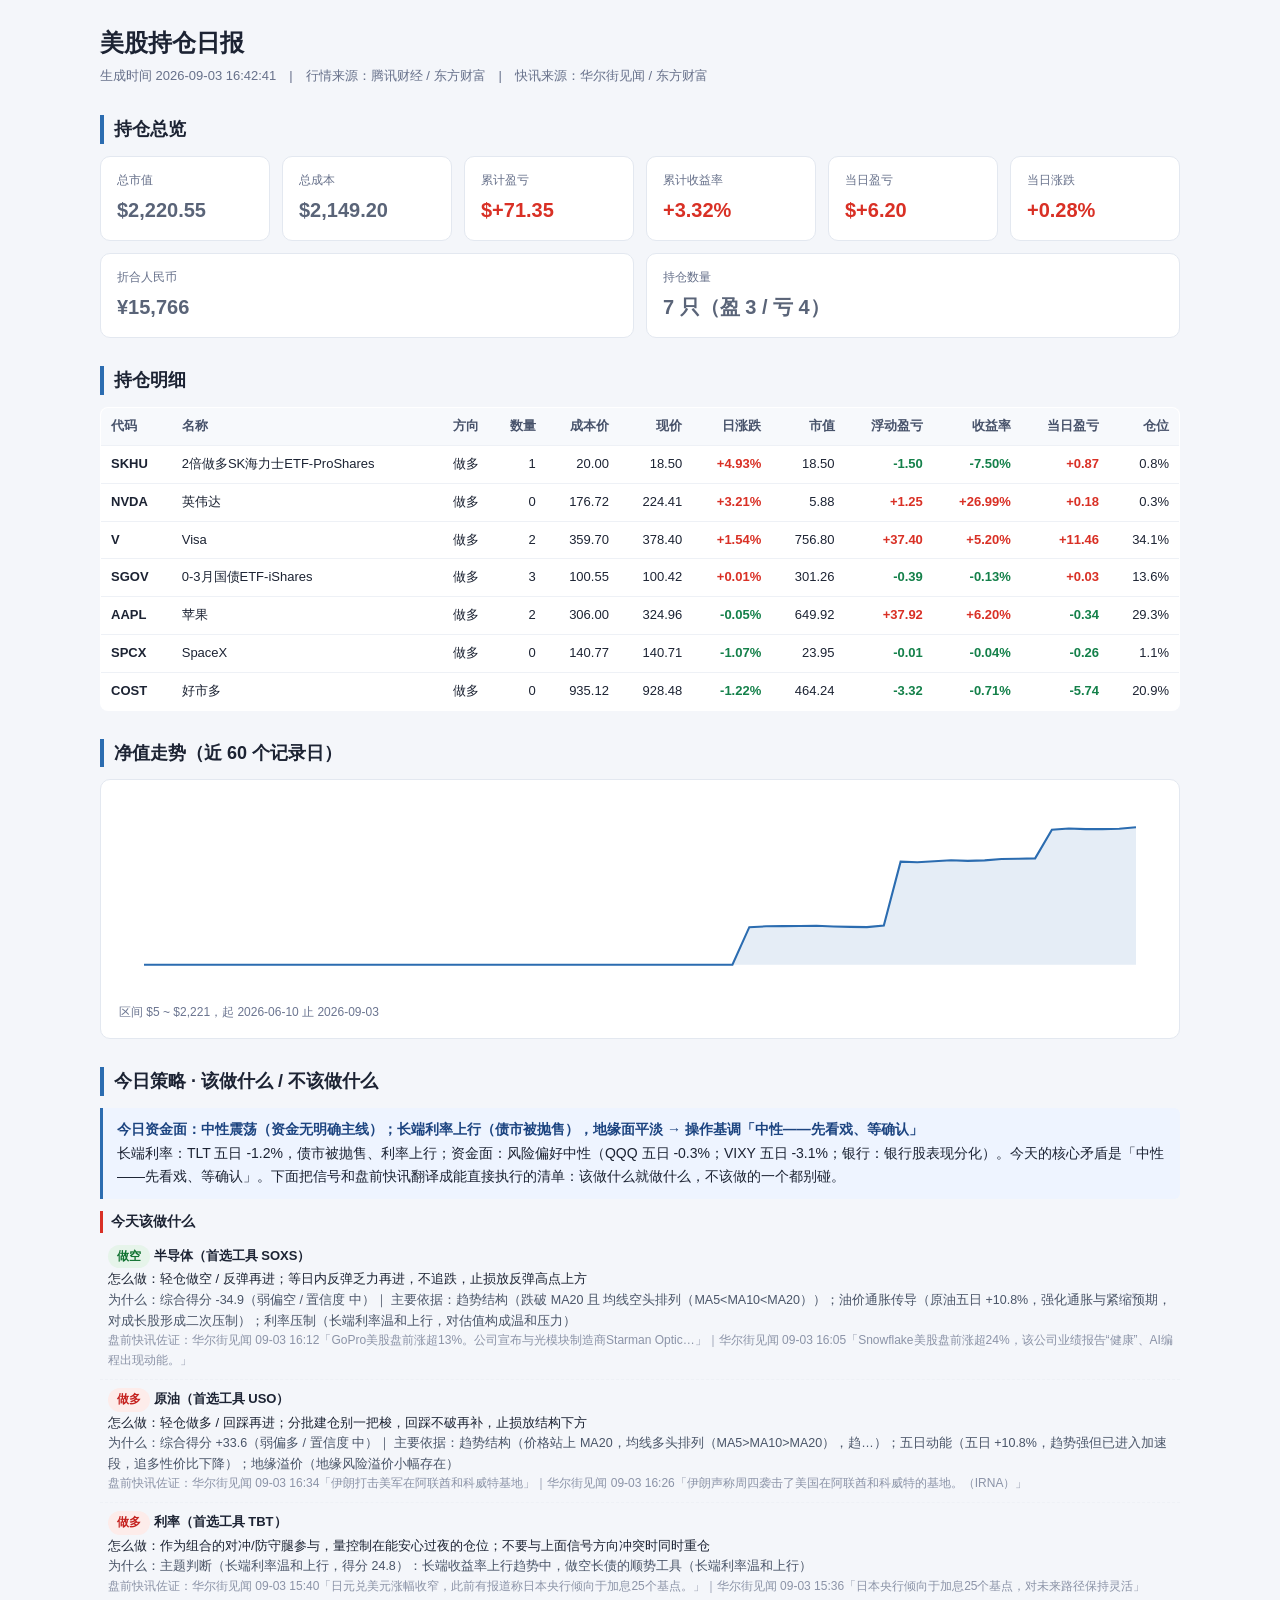
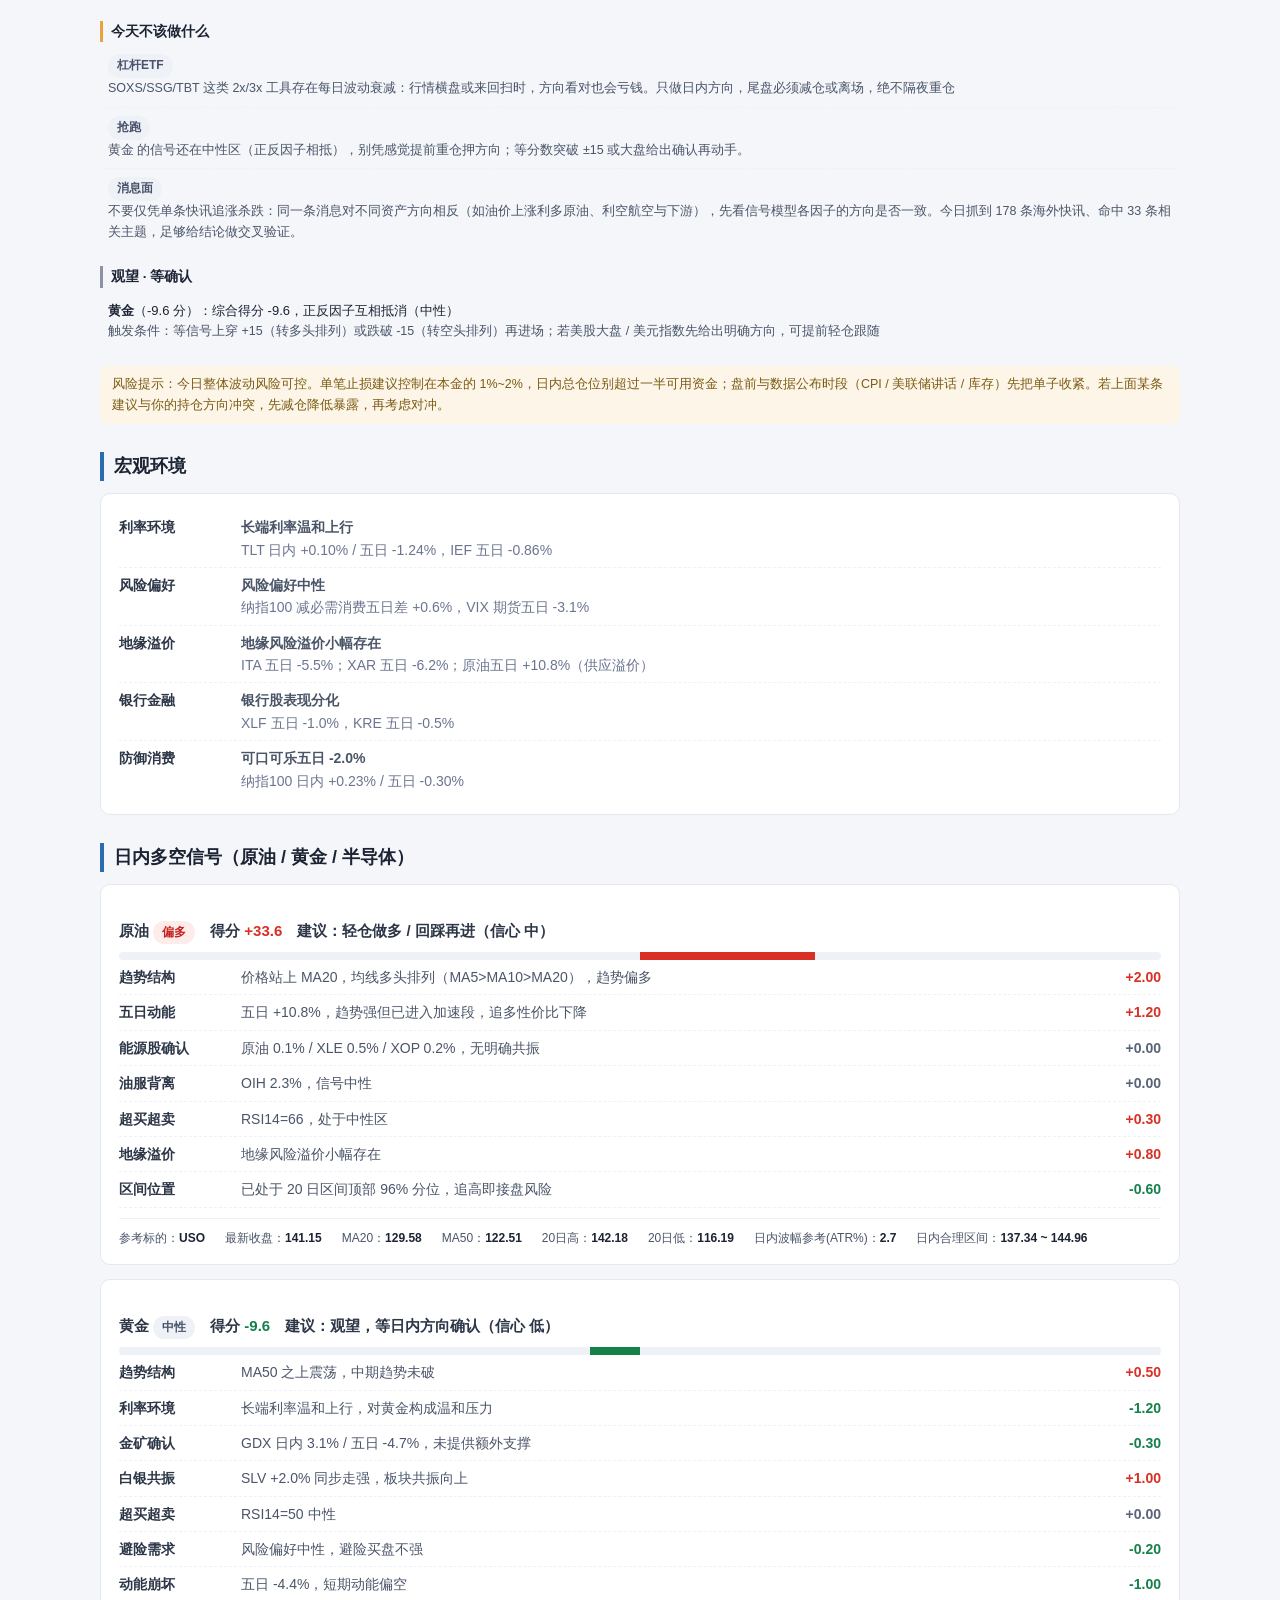
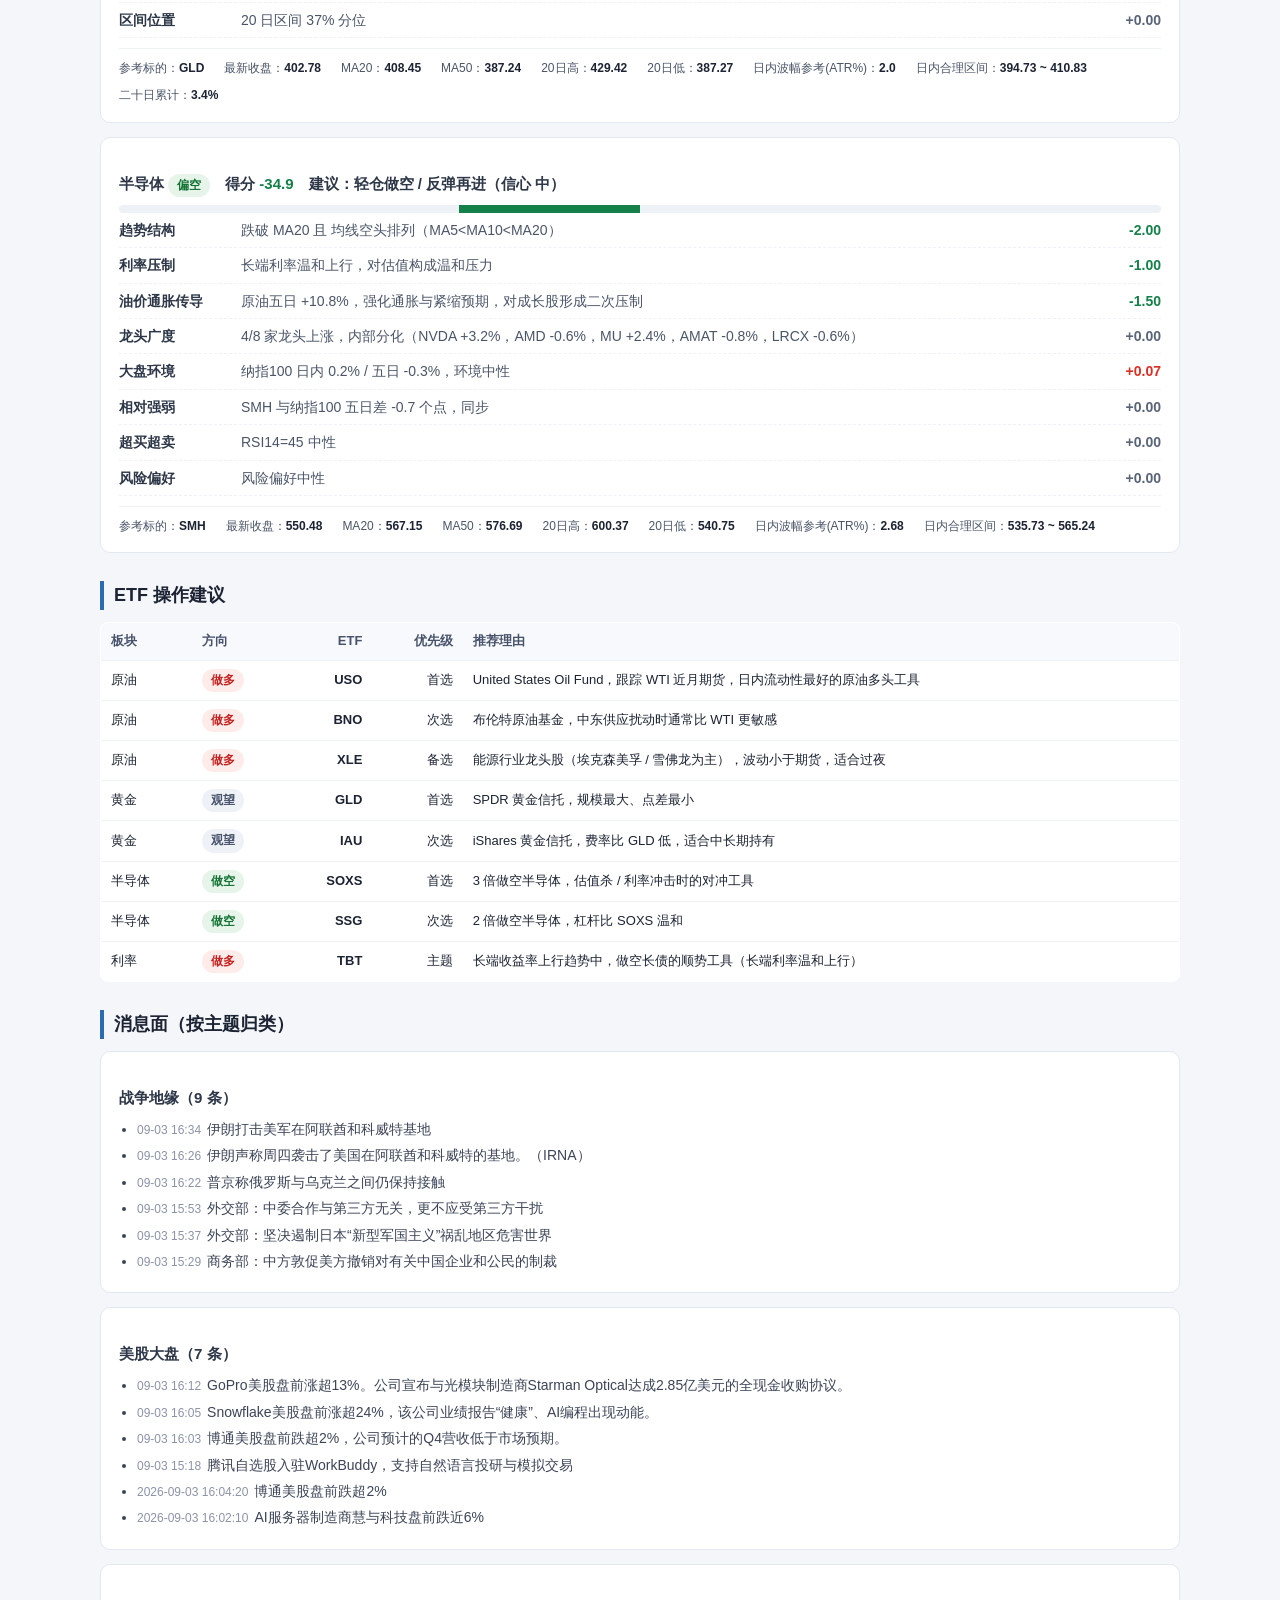
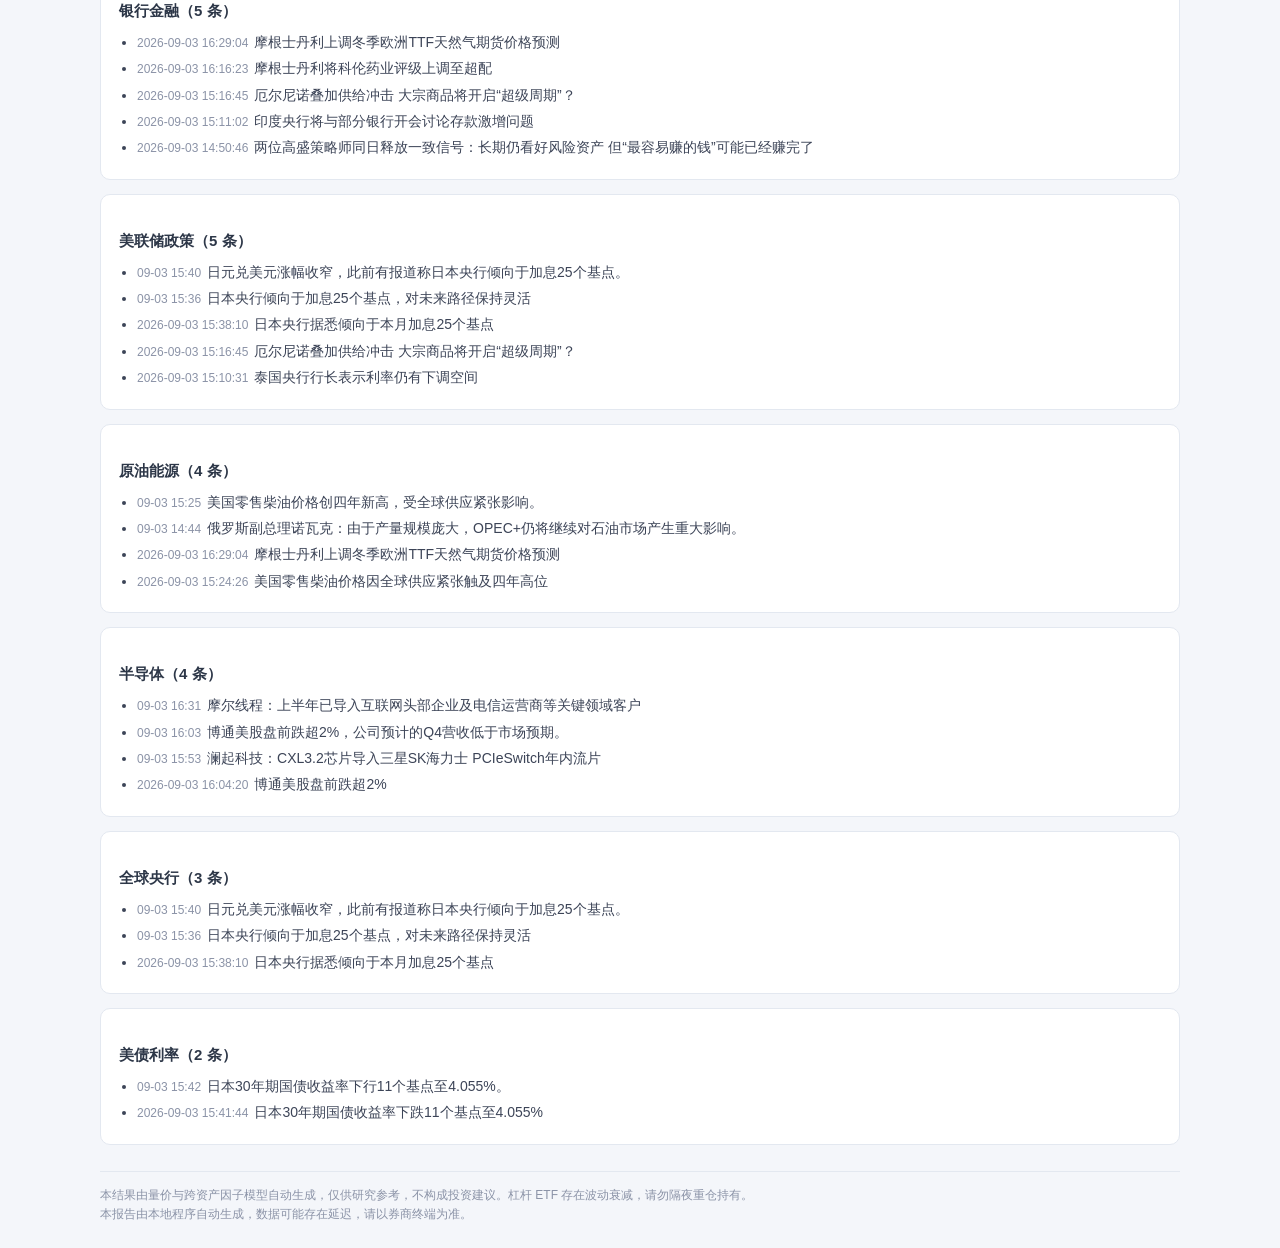
<file: reports/2026-09-03_daily.html>
<!DOCTYPE html><html lang="zh-CN"><head><meta charset="utf-8"><meta name="viewport" content="width=device-width,initial-scale=1"><title>美股持仓日报 2026-09-03</title><style>
* { box-sizing: border-box; }
body { margin:0; padding:24px; background:#f4f6fa; color:#1c2333;
       font-family:"Microsoft YaHei","PingFang SC","Helvetica Neue",Arial,sans-serif;
       font-size:14px; line-height:1.6; }
.wrap { max-width:1080px; margin:0 auto; }
h1 { font-size:24px; margin:0 0 4px; }
h2 { font-size:18px; margin:28px 0 12px; padding-left:10px;
     border-left:4px solid #2b6cb0; }
h3 { font-size:15px; margin:18px 0 8px; color:#2d3748; }
.sub { color:#66708a; font-size:13px; margin-bottom:18px; }
.card { background:#fff; border:1px solid #e3e8f0; border-radius:10px;
        padding:16px 18px; margin-bottom:14px; }
.grid { display:flex; flex-wrap:wrap; gap:12px; }
.kpi { flex:1 1 150px; background:#fff; border:1px solid #e3e8f0;
       border-radius:10px; padding:14px 16px; }
.kpi .label { color:#66708a; font-size:12px; }
.kpi .value { font-size:20px; font-weight:600; margin-top:4px; }
table { width:100%; border-collapse:collapse; background:#fff;
        border:1px solid #e3e8f0; border-radius:8px; overflow:hidden; }
th,td { padding:8px 10px; text-align:right; border-bottom:1px solid #eef1f6;
        font-size:13px; white-space:nowrap; }
th { background:#f7f9fc; color:#48536b; font-weight:600; text-align:right; }
th:first-child, td:first-child, th:nth-child(2), td:nth-child(2) { text-align:left; }
tr:last-child td { border-bottom:none; }
.up { color:#d93025; font-weight:600; }
.down { color:#14804a; font-weight:600; }
.flat { color:#5a6478; }
.tag { display:inline-block; padding:2px 9px; border-radius:999px;
       font-size:12px; font-weight:600; }
.tag-long { background:#fdecea; color:#c5221f; }
.tag-short { background:#e6f4ea; color:#137333; }
.tag-neutral { background:#eef1f6; color:#48536b; }
.factor { display:flex; justify-content:space-between; gap:12px;
          padding:6px 0; border-bottom:1px dashed #eef1f6; }
.factor:last-child { border-bottom:none; }
.factor .fname { flex:0 0 110px; font-weight:600; color:#2d3748; }
.factor .fdetail { flex:1; color:#4a5568; }
.factor .fscore { flex:0 0 56px; text-align:right; font-weight:600; }
.levels { display:flex; flex-wrap:wrap; gap:8px 20px; margin-top:10px;
          padding-top:10px; border-top:1px solid #eef1f6; }
.levels div { font-size:12px; color:#4a5568; }
.levels b { color:#1c2333; }
ul.news { margin:6px 0 0; padding-left:18px; }
ul.news li { margin-bottom:4px; color:#3c4457; }
.news-time { color:#8b93a7; font-size:12px; margin-right:6px; }
.footer { margin-top:26px; padding-top:14px; border-top:1px solid #e3e8f0;
          color:#8b93a7; font-size:12px; }
.bar { height:8px; border-radius:4px; background:#eef1f6; position:relative;
       overflow:hidden; margin-top:6px; }
.bar span { position:absolute; top:0; bottom:0; }
.brief-lead { background:#eef4ff; border-left:3px solid #2b6cb0;
              padding:10px 14px; border-radius:0 6px 6px 0; margin-bottom:12px;
              line-height:1.7; }
.brief-lead b { color:#1c4480; font-size:14px; }
.bf { margin-bottom:16px; }
.bf h4 { margin:0 0 4px; font-size:13.5px; padding-left:8px;
         border-left:3px solid #d93025; }
.bf.bf-dont h4 { border-color:#e8a33d; }
.bf.bf-watch h4 { border-color:#8b93a7; }
.b-item { padding:8px 0 8px 8px; border-bottom:1px dashed #eef1f6;
          font-size:13px; line-height:1.65; }
.b-item:last-child { border-bottom:none; }
.b-item .b-how { color:#1c2333; }
.b-item .b-why, .b-item .b-trigger { color:#4a5568; font-size:12.5px; }
.b-item .b-cite { color:#8b93a7; font-size:12px; }
.b-risk { margin-top:10px; padding:8px 12px; background:#fdf6e8;
          border-radius:6px; color:#7a5b12; font-size:12.5px; line-height:1.7; }
</style></head><body><div class="wrap"><h1>美股持仓日报</h1><div class="sub">生成时间 2026-09-03 16:42:41　|　行情来源：腾讯财经 / 东方财富　|　快讯来源：华尔街见闻 / 东方财富</div><h2>持仓总览</h2><div class="grid"><div class="kpi"><div class="label">总市值</div><div class="value flat">$2,220.55</div></div><div class="kpi"><div class="label">总成本</div><div class="value flat">$2,149.20</div></div><div class="kpi"><div class="label">累计盈亏</div><div class="value up">$+71.35</div></div><div class="kpi"><div class="label">累计收益率</div><div class="value up">+3.32%</div></div><div class="kpi"><div class="label">当日盈亏</div><div class="value up">$+6.20</div></div><div class="kpi"><div class="label">当日涨跌</div><div class="value up">+0.28%</div></div><div class="kpi"><div class="label">折合人民币</div><div class="value flat">¥15,766</div></div><div class="kpi"><div class="label">持仓数量</div><div class="value flat">7 只（盈 3 / 亏 4）</div></div></div><h2>持仓明细</h2><table><tr><th>代码</th><th>名称</th><th>方向</th><th>数量</th><th>成本价</th><th>现价</th><th>日涨跌</th><th>市值</th><th>浮动盈亏</th><th>收益率</th><th>当日盈亏</th><th>仓位</th></tr><tr><td><b>SKHU</b></td><td>2倍做多SK海力士ETF-ProShares</td><td>做多</td><td>1</td><td>20.00</td><td>18.50</td><td class='up'>+4.93%</td><td>18.50</td><td class='down'>-1.50</td><td class='down'>-7.50%</td><td class='up'>+0.87</td><td>0.8%</td></tr><tr><td><b>NVDA</b></td><td>英伟达</td><td>做多</td><td>0</td><td>176.72</td><td>224.41</td><td class='up'>+3.21%</td><td>5.88</td><td class='up'>+1.25</td><td class='up'>+26.99%</td><td class='up'>+0.18</td><td>0.3%</td></tr><tr><td><b>V</b></td><td>Visa</td><td>做多</td><td>2</td><td>359.70</td><td>378.40</td><td class='up'>+1.54%</td><td>756.80</td><td class='up'>+37.40</td><td class='up'>+5.20%</td><td class='up'>+11.46</td><td>34.1%</td></tr><tr><td><b>SGOV</b></td><td>0-3月国债ETF-iShares</td><td>做多</td><td>3</td><td>100.55</td><td>100.42</td><td class='up'>+0.01%</td><td>301.26</td><td class='down'>-0.39</td><td class='down'>-0.13%</td><td class='up'>+0.03</td><td>13.6%</td></tr><tr><td><b>AAPL</b></td><td>苹果</td><td>做多</td><td>2</td><td>306.00</td><td>324.96</td><td class='down'>-0.05%</td><td>649.92</td><td class='up'>+37.92</td><td class='up'>+6.20%</td><td class='down'>-0.34</td><td>29.3%</td></tr><tr><td><b>SPCX</b></td><td>SpaceX</td><td>做多</td><td>0</td><td>140.77</td><td>140.71</td><td class='down'>-1.07%</td><td>23.95</td><td class='down'>-0.01</td><td class='down'>-0.04%</td><td class='down'>-0.26</td><td>1.1%</td></tr><tr><td><b>COST</b></td><td>好市多</td><td>做多</td><td>0</td><td>935.12</td><td>928.48</td><td class='down'>-1.22%</td><td>464.24</td><td class='down'>-3.32</td><td class='down'>-0.71%</td><td class='down'>-5.74</td><td>20.9%</td></tr></table><h2>净值走势（近 60 个记录日）</h2><div class="card"><svg viewBox="0 0 1000 180" style="width:100%;height:200px"><polygon points="24.0,156.0 40.1,156.0 56.3,156.0 72.4,156.0 88.5,156.0 104.7,156.0 120.8,156.0 136.9,156.0 153.1,156.0 169.2,156.0 185.4,156.0 201.5,156.0 217.6,156.0 233.8,156.0 249.9,156.0 266.0,156.0 282.2,156.0 298.3,156.0 314.4,156.0 330.6,156.0 346.7,156.0 362.8,156.0 379.0,156.0 395.1,156.0 411.3,156.0 427.4,156.0 443.5,156.0 459.7,156.0 475.8,156.0 491.9,156.0 508.1,156.0 524.2,156.0 540.3,156.0 556.5,156.0 572.6,156.0 588.7,156.0 604.9,119.9 621.0,119.1 637.2,118.9 653.3,118.8 669.4,118.6 685.6,119.2 701.7,119.6 717.8,119.9 734.0,118.4 750.1,57.0 766.2,57.6 782.4,56.7 798.5,55.7 814.6,56.3 830.8,55.8 846.9,54.5 863.1,54.3 879.2,53.9 895.3,26.4 911.5,25.2 927.6,25.8 943.7,25.8 959.9,25.4 976.0,24.0 976.0,156.0 24.0,156.0" fill="rgba(43,108,176,.12)"/><polyline points="24.0,156.0 40.1,156.0 56.3,156.0 72.4,156.0 88.5,156.0 104.7,156.0 120.8,156.0 136.9,156.0 153.1,156.0 169.2,156.0 185.4,156.0 201.5,156.0 217.6,156.0 233.8,156.0 249.9,156.0 266.0,156.0 282.2,156.0 298.3,156.0 314.4,156.0 330.6,156.0 346.7,156.0 362.8,156.0 379.0,156.0 395.1,156.0 411.3,156.0 427.4,156.0 443.5,156.0 459.7,156.0 475.8,156.0 491.9,156.0 508.1,156.0 524.2,156.0 540.3,156.0 556.5,156.0 572.6,156.0 588.7,156.0 604.9,119.9 621.0,119.1 637.2,118.9 653.3,118.8 669.4,118.6 685.6,119.2 701.7,119.6 717.8,119.9 734.0,118.4 750.1,57.0 766.2,57.6 782.4,56.7 798.5,55.7 814.6,56.3 830.8,55.8 846.9,54.5 863.1,54.3 879.2,53.9 895.3,26.4 911.5,25.2 927.6,25.8 943.7,25.8 959.9,25.4 976.0,24.0" fill="none" stroke="#2b6cb0" stroke-width="2"/></svg><div style="color:#6b7590;font-size:12px">区间 $5 ~ $2,221，起 2026-06-10 止 2026-09-03</div></div><h2>今日策略 · 该做什么 / 不该做什么</h2><div class="brief-lead"><b>今日资金面：中性震荡（资金无明确主线）；长端利率上行（债市被抛售），地缘面平淡 → 操作基调「中性——先看戏、等确认」</b><br>长端利率：TLT 五日 -1.2%，债市被抛售、利率上行；资金面：风险偏好中性（QQQ 五日 -0.3%；VIXY 五日 -3.1%；银行：银行股表现分化）。今天的核心矛盾是「中性——先看戏、等确认」。下面把信号和盘前快讯翻译成能直接执行的清单：该做什么就做什么，不该做的一个都别碰。</div><div class="bf bf-do"><h4>今天该做什么</h4><div class="b-item"><div><span class="tag tag-short">做空</span> <b>半导体（首选工具 SOXS）</b></div><div class="b-how">怎么做：轻仓做空 / 反弹再进；等日内反弹乏力再进，不追跌，止损放反弹高点上方</div><div class="b-why">为什么：综合得分 -34.9（弱偏空 / 置信度 中）｜ 主要依据：趋势结构（跌破 MA20 且 均线空头排列（MA5&lt;MA10&lt;MA20））；油价通胀传导（原油五日 +10.8%，强化通胀与紧缩预期，对成长股形成二次压制）；利率压制（长端利率温和上行，对估值构成温和压力）</div><div class="b-cite">盘前快讯佐证：华尔街见闻 09-03 16:12「GoPro美股盘前涨超13%。公司宣布与光模块制造商Starman Optic…」｜华尔街见闻 09-03 16:05「Snowflake美股盘前涨超24%，该公司业绩报告“健康”、AI编程出现动能。」</div></div><div class="b-item"><div><span class="tag tag-long">做多</span> <b>原油（首选工具 USO）</b></div><div class="b-how">怎么做：轻仓做多 / 回踩再进；分批建仓别一把梭，回踩不破再补，止损放结构下方</div><div class="b-why">为什么：综合得分 +33.6（弱偏多 / 置信度 中）｜ 主要依据：趋势结构（价格站上 MA20，均线多头排列（MA5&gt;MA10&gt;MA20），趋…）；五日动能（五日 +10.8%，趋势强但已进入加速段，追多性价比下降）；地缘溢价（地缘风险溢价小幅存在）</div><div class="b-cite">盘前快讯佐证：华尔街见闻 09-03 16:34「伊朗打击美军在阿联酋和科威特基地」｜华尔街见闻 09-03 16:26「伊朗声称周四袭击了美国在阿联酋和科威特的基地。（IRNA）」</div></div><div class="b-item"><div><span class="tag tag-long">做多</span> <b>利率（首选工具 TBT）</b></div><div class="b-how">怎么做：作为组合的对冲/防守腿参与，量控制在能安心过夜的仓位；不要与上面信号方向冲突时同时重仓</div><div class="b-why">为什么：主题判断（长端利率温和上行，得分 24.8）：长端收益率上行趋势中，做空长债的顺势工具（长端利率温和上行）</div><div class="b-cite">盘前快讯佐证：华尔街见闻 09-03 15:40「日元兑美元涨幅收窄，此前有报道称日本央行倾向于加息25个基点。」｜华尔街见闻 09-03 15:36「日本央行倾向于加息25个基点，对未来路径保持灵活」</div></div></div><div class="bf bf-dont"><h4>今天不该做什么</h4><div class="b-item"><div><span class="tag tag-neutral">杠杆ETF</span></div><div class="b-why">SOXS/SSG/TBT 这类 2x/3x 工具存在每日波动衰减：行情横盘或来回扫时，方向看对也会亏钱。只做日内方向，尾盘必须减仓或离场，绝不隔夜重仓</div></div><div class="b-item"><div><span class="tag tag-neutral">抢跑</span></div><div class="b-why">黄金 的信号还在中性区（正反因子相抵），别凭感觉提前重仓押方向；等分数突破 ±15 或大盘给出确认再动手。</div></div><div class="b-item"><div><span class="tag tag-neutral">消息面</span></div><div class="b-why">不要仅凭单条快讯追涨杀跌：同一条消息对不同资产方向相反（如油价上涨利多原油、利空航空与下游），先看信号模型各因子的方向是否一致。今日抓到 178 条海外快讯、命中 33 条相关主题，足够给结论做交叉验证。</div></div></div><div class="bf bf-watch"><h4>观望 · 等确认</h4><div class="b-item"><b>黄金</b>（-9.6 分）：综合得分 -9.6，正反因子互相抵消（中性）<div class="b-trigger">触发条件：等信号上穿 +15（转多头排列）或跌破 -15（转空头排列）再进场；若美股大盘 / 美元指数先给出明确方向，可提前轻仓跟随</div></div></div><div class="b-risk">风险提示：今日整体波动风险可控。单笔止损建议控制在本金的 1%~2%，日内总仓位别超过一半可用资金；盘前与数据公布时段（CPI / 美联储讲话 / 库存）先把单子收紧。若上面某条建议与你的持仓方向冲突，先减仓降低暴露，再考虑对冲。</div><h2>宏观环境</h2><div class="card"><div class="factor"><div class="fname">利率环境</div><div class="fdetail"><b>长端利率温和上行</b><br><span style="color:#6b7590">TLT 日内 +0.10% / 五日 -1.24%，IEF 五日 -0.86%</span></div></div><div class="factor"><div class="fname">风险偏好</div><div class="fdetail"><b>风险偏好中性</b><br><span style="color:#6b7590">纳指100 减必需消费五日差 +0.6%，VIX 期货五日 -3.1%</span></div></div><div class="factor"><div class="fname">地缘溢价</div><div class="fdetail"><b>地缘风险溢价小幅存在</b><br><span style="color:#6b7590">ITA 五日 -5.5%；XAR 五日 -6.2%；原油五日 +10.8%（供应溢价）</span></div></div><div class="factor"><div class="fname">银行金融</div><div class="fdetail"><b>银行股表现分化</b><br><span style="color:#6b7590">XLF 五日 -1.0%，KRE 五日 -0.5%</span></div></div><div class="factor"><div class="fname">防御消费</div><div class="fdetail"><b>可口可乐五日 -2.0%</b><br><span style="color:#6b7590">纳指100 日内 +0.23% / 五日 -0.30%</span></div></div></div><h2>日内多空信号（原油 / 黄金 / 半导体）</h2><div class="card"><h3>原油 <span class="tag tag-long">偏多</span>　得分 <span class="up">+33.6</span>　建议：轻仓做多 / 回踩再进（信心 中）</h3><div class="bar"><span style="left:50%;width:16.8%;background:#d93025"></span></div><div class="factor"><div class="fname">趋势结构</div><div class="fdetail">价格站上 MA20，均线多头排列（MA5&gt;MA10&gt;MA20），趋势偏多</div><div class="fscore up">+2.00</div></div><div class="factor"><div class="fname">五日动能</div><div class="fdetail">五日 +10.8%，趋势强但已进入加速段，追多性价比下降</div><div class="fscore up">+1.20</div></div><div class="factor"><div class="fname">能源股确认</div><div class="fdetail">原油 0.1% / XLE 0.5% / XOP 0.2%，无明确共振</div><div class="fscore flat">+0.00</div></div><div class="factor"><div class="fname">油服背离</div><div class="fdetail">OIH 2.3%，信号中性</div><div class="fscore flat">+0.00</div></div><div class="factor"><div class="fname">超买超卖</div><div class="fdetail">RSI14=66，处于中性区</div><div class="fscore up">+0.30</div></div><div class="factor"><div class="fname">地缘溢价</div><div class="fdetail">地缘风险溢价小幅存在</div><div class="fscore up">+0.80</div></div><div class="factor"><div class="fname">区间位置</div><div class="fdetail">已处于 20 日区间顶部 96% 分位，追高即接盘风险</div><div class="fscore down">-0.60</div></div><div class="levels"><div>参考标的：<b>USO</b></div><div>最新收盘：<b>141.15</b></div><div>MA20：<b>129.58</b></div><div>MA50：<b>122.51</b></div><div>20日高：<b>142.18</b></div><div>20日低：<b>116.19</b></div><div>日内波幅参考(ATR%)：<b>2.7</b></div><div>日内合理区间：<b>137.34 ~ 144.96</b></div></div></div><div class="card"><h3>黄金 <span class="tag tag-neutral">中性</span>　得分 <span class="down">-9.6</span>　建议：观望，等日内方向确认（信心 低）</h3><div class="bar"><span style="right:50%;width:4.8%;background:#14804a"></span></div><div class="factor"><div class="fname">趋势结构</div><div class="fdetail">MA50 之上震荡，中期趋势未破</div><div class="fscore up">+0.50</div></div><div class="factor"><div class="fname">利率环境</div><div class="fdetail">长端利率温和上行，对黄金构成温和压力</div><div class="fscore down">-1.20</div></div><div class="factor"><div class="fname">金矿确认</div><div class="fdetail">GDX 日内 3.1% / 五日 -4.7%，未提供额外支撑</div><div class="fscore down">-0.30</div></div><div class="factor"><div class="fname">白银共振</div><div class="fdetail">SLV +2.0% 同步走强，板块共振向上</div><div class="fscore up">+1.00</div></div><div class="factor"><div class="fname">超买超卖</div><div class="fdetail">RSI14=50 中性</div><div class="fscore flat">+0.00</div></div><div class="factor"><div class="fname">避险需求</div><div class="fdetail">风险偏好中性，避险买盘不强</div><div class="fscore down">-0.20</div></div><div class="factor"><div class="fname">动能崩坏</div><div class="fdetail">五日 -4.4%，短期动能偏空</div><div class="fscore down">-1.00</div></div><div class="factor"><div class="fname">区间位置</div><div class="fdetail">20 日区间 37% 分位</div><div class="fscore flat">+0.00</div></div><div class="levels"><div>参考标的：<b>GLD</b></div><div>最新收盘：<b>402.78</b></div><div>MA20：<b>408.45</b></div><div>MA50：<b>387.24</b></div><div>20日高：<b>429.42</b></div><div>20日低：<b>387.27</b></div><div>日内波幅参考(ATR%)：<b>2.0</b></div><div>日内合理区间：<b>394.73 ~ 410.83</b></div><div>二十日累计：<b>3.4%</b></div></div></div><div class="card"><h3>半导体 <span class="tag tag-short">偏空</span>　得分 <span class="down">-34.9</span>　建议：轻仓做空 / 反弹再进（信心 中）</h3><div class="bar"><span style="right:50%;width:17.4%;background:#14804a"></span></div><div class="factor"><div class="fname">趋势结构</div><div class="fdetail">跌破 MA20 且 均线空头排列（MA5&lt;MA10&lt;MA20）</div><div class="fscore down">-2.00</div></div><div class="factor"><div class="fname">利率压制</div><div class="fdetail">长端利率温和上行，对估值构成温和压力</div><div class="fscore down">-1.00</div></div><div class="factor"><div class="fname">油价通胀传导</div><div class="fdetail">原油五日 +10.8%，强化通胀与紧缩预期，对成长股形成二次压制</div><div class="fscore down">-1.50</div></div><div class="factor"><div class="fname">龙头广度</div><div class="fdetail">4/8 家龙头上涨，内部分化（NVDA +3.2%，AMD -0.6%，MU +2.4%，AMAT -0.8%，LRCX -0.6%）</div><div class="fscore flat">+0.00</div></div><div class="factor"><div class="fname">大盘环境</div><div class="fdetail">纳指100 日内 0.2% / 五日 -0.3%，环境中性</div><div class="fscore up">+0.07</div></div><div class="factor"><div class="fname">相对强弱</div><div class="fdetail">SMH 与纳指100 五日差 -0.7 个点，同步</div><div class="fscore flat">+0.00</div></div><div class="factor"><div class="fname">超买超卖</div><div class="fdetail">RSI14=45 中性</div><div class="fscore flat">+0.00</div></div><div class="factor"><div class="fname">风险偏好</div><div class="fdetail">风险偏好中性</div><div class="fscore flat">+0.00</div></div><div class="levels"><div>参考标的：<b>SMH</b></div><div>最新收盘：<b>550.48</b></div><div>MA20：<b>567.15</b></div><div>MA50：<b>576.69</b></div><div>20日高：<b>600.37</b></div><div>20日低：<b>540.75</b></div><div>日内波幅参考(ATR%)：<b>2.68</b></div><div>日内合理区间：<b>535.73 ~ 565.24</b></div></div></div><h2>ETF 操作建议</h2><table><tr><th>板块</th><th>方向</th><th>ETF</th><th>优先级</th><th style='text-align:left'>推荐理由</th></tr><tr><td>原油</td><td><span class='tag tag-long'>做多</span></td><td><b>USO</b></td><td>首选</td><td style='text-align:left;white-space:normal'>United States Oil Fund，跟踪 WTI 近月期货，日内流动性最好的原油多头工具</td></tr><tr><td>原油</td><td><span class='tag tag-long'>做多</span></td><td><b>BNO</b></td><td>次选</td><td style='text-align:left;white-space:normal'>布伦特原油基金，中东供应扰动时通常比 WTI 更敏感</td></tr><tr><td>原油</td><td><span class='tag tag-long'>做多</span></td><td><b>XLE</b></td><td>备选</td><td style='text-align:left;white-space:normal'>能源行业龙头股（埃克森美孚 / 雪佛龙为主），波动小于期货，适合过夜</td></tr><tr><td>黄金</td><td><span class='tag tag-neutral'>观望</span></td><td><b>GLD</b></td><td>首选</td><td style='text-align:left;white-space:normal'>SPDR 黄金信托，规模最大、点差最小</td></tr><tr><td>黄金</td><td><span class='tag tag-neutral'>观望</span></td><td><b>IAU</b></td><td>次选</td><td style='text-align:left;white-space:normal'>iShares 黄金信托，费率比 GLD 低，适合中长期持有</td></tr><tr><td>半导体</td><td><span class='tag tag-short'>做空</span></td><td><b>SOXS</b></td><td>首选</td><td style='text-align:left;white-space:normal'>3 倍做空半导体，估值杀 / 利率冲击时的对冲工具</td></tr><tr><td>半导体</td><td><span class='tag tag-short'>做空</span></td><td><b>SSG</b></td><td>次选</td><td style='text-align:left;white-space:normal'>2 倍做空半导体，杠杆比 SOXS 温和</td></tr><tr><td>利率</td><td><span class='tag tag-long'>做多</span></td><td><b>TBT</b></td><td>主题</td><td style='text-align:left;white-space:normal'>长端收益率上行趋势中，做空长债的顺势工具（长端利率温和上行）</td></tr></table><h2>消息面（按主题归类）</h2><div class="card"><h3>战争地缘（9 条）</h3><ul class="news"><li><span class="news-time">09-03 16:34</span>伊朗打击美军在阿联酋和科威特基地</li><li><span class="news-time">09-03 16:26</span>伊朗声称周四袭击了美国在阿联酋和科威特的基地。（IRNA）</li><li><span class="news-time">09-03 16:22</span>普京称俄罗斯与乌克兰之间仍保持接触</li><li><span class="news-time">09-03 15:53</span>外交部：中委合作与第三方无关，更不应受第三方干扰</li><li><span class="news-time">09-03 15:37</span>外交部：坚决遏制日本“新型军国主义”祸乱地区危害世界</li><li><span class="news-time">09-03 15:29</span>商务部：中方敦促美方撤销对有关中国企业和公民的制裁</li></ul></div><div class="card"><h3>美股大盘（7 条）</h3><ul class="news"><li><span class="news-time">09-03 16:12</span>GoPro美股盘前涨超13%。公司宣布与光模块制造商Starman Optical达成2.85亿美元的全现金收购协议。</li><li><span class="news-time">09-03 16:05</span>Snowflake美股盘前涨超24%，该公司业绩报告“健康”、AI编程出现动能。</li><li><span class="news-time">09-03 16:03</span>博通美股盘前跌超2%，公司预计的Q4营收低于市场预期。</li><li><span class="news-time">09-03 15:18</span>腾讯自选股入驻WorkBuddy，支持自然语言投研与模拟交易</li><li><span class="news-time">2026-09-03 16:04:20</span>博通美股盘前跌超2%</li><li><span class="news-time">2026-09-03 16:02:10</span>AI服务器制造商慧与科技盘前跌近6%</li></ul></div><div class="card"><h3>银行金融（5 条）</h3><ul class="news"><li><span class="news-time">2026-09-03 16:29:04</span>摩根士丹利上调冬季欧洲TTF天然气期货价格预测</li><li><span class="news-time">2026-09-03 16:16:23</span>摩根士丹利将科伦药业评级上调至超配</li><li><span class="news-time">2026-09-03 15:16:45</span>厄尔尼诺叠加供给冲击 大宗商品将开启“超级周期”？</li><li><span class="news-time">2026-09-03 15:11:02</span>印度央行将与部分银行开会讨论存款激增问题</li><li><span class="news-time">2026-09-03 14:50:46</span>两位高盛策略师同日释放一致信号：长期仍看好风险资产 但“最容易赚的钱”可能已经赚完了</li></ul></div><div class="card"><h3>美联储政策（5 条）</h3><ul class="news"><li><span class="news-time">09-03 15:40</span>日元兑美元涨幅收窄，此前有报道称日本央行倾向于加息25个基点。</li><li><span class="news-time">09-03 15:36</span>日本央行倾向于加息25个基点，对未来路径保持灵活</li><li><span class="news-time">2026-09-03 15:38:10</span>日本央行据悉倾向于本月加息25个基点</li><li><span class="news-time">2026-09-03 15:16:45</span>厄尔尼诺叠加供给冲击 大宗商品将开启“超级周期”？</li><li><span class="news-time">2026-09-03 15:10:31</span>泰国央行行长表示利率仍有下调空间</li></ul></div><div class="card"><h3>原油能源（4 条）</h3><ul class="news"><li><span class="news-time">09-03 15:25</span>美国零售柴油价格创四年新高，受全球供应紧张影响。</li><li><span class="news-time">09-03 14:44</span>俄罗斯副总理诺瓦克：由于产量规模庞大，OPEC+仍将继续对石油市场产生重大影响。</li><li><span class="news-time">2026-09-03 16:29:04</span>摩根士丹利上调冬季欧洲TTF天然气期货价格预测</li><li><span class="news-time">2026-09-03 15:24:26</span>美国零售柴油价格因全球供应紧张触及四年高位</li></ul></div><div class="card"><h3>半导体（4 条）</h3><ul class="news"><li><span class="news-time">09-03 16:31</span>摩尔线程：上半年已导入互联网头部企业及电信运营商等关键领域客户</li><li><span class="news-time">09-03 16:03</span>博通美股盘前跌超2%，公司预计的Q4营收低于市场预期。</li><li><span class="news-time">09-03 15:53</span>澜起科技：CXL3.2芯片导入三星SK海力士 PCIeSwitch年内流片</li><li><span class="news-time">2026-09-03 16:04:20</span>博通美股盘前跌超2%</li></ul></div><div class="card"><h3>全球央行（3 条）</h3><ul class="news"><li><span class="news-time">09-03 15:40</span>日元兑美元涨幅收窄，此前有报道称日本央行倾向于加息25个基点。</li><li><span class="news-time">09-03 15:36</span>日本央行倾向于加息25个基点，对未来路径保持灵活</li><li><span class="news-time">2026-09-03 15:38:10</span>日本央行据悉倾向于本月加息25个基点</li></ul></div><div class="card"><h3>美债利率（2 条）</h3><ul class="news"><li><span class="news-time">09-03 15:42</span>日本30年期国债收益率下行11个基点至4.055%。</li><li><span class="news-time">2026-09-03 15:41:44</span>日本30年期国债收益率下跌11个基点至4.055%</li></ul></div><div class="footer">本结果由量价与跨资产因子模型自动生成，仅供研究参考，不构成投资建议。杠杆 ETF 存在波动衰减，请勿隔夜重仓持有。<br>本报告由本地程序自动生成，数据可能存在延迟，请以券商终端为准。</div></div></body></html>
</file>
